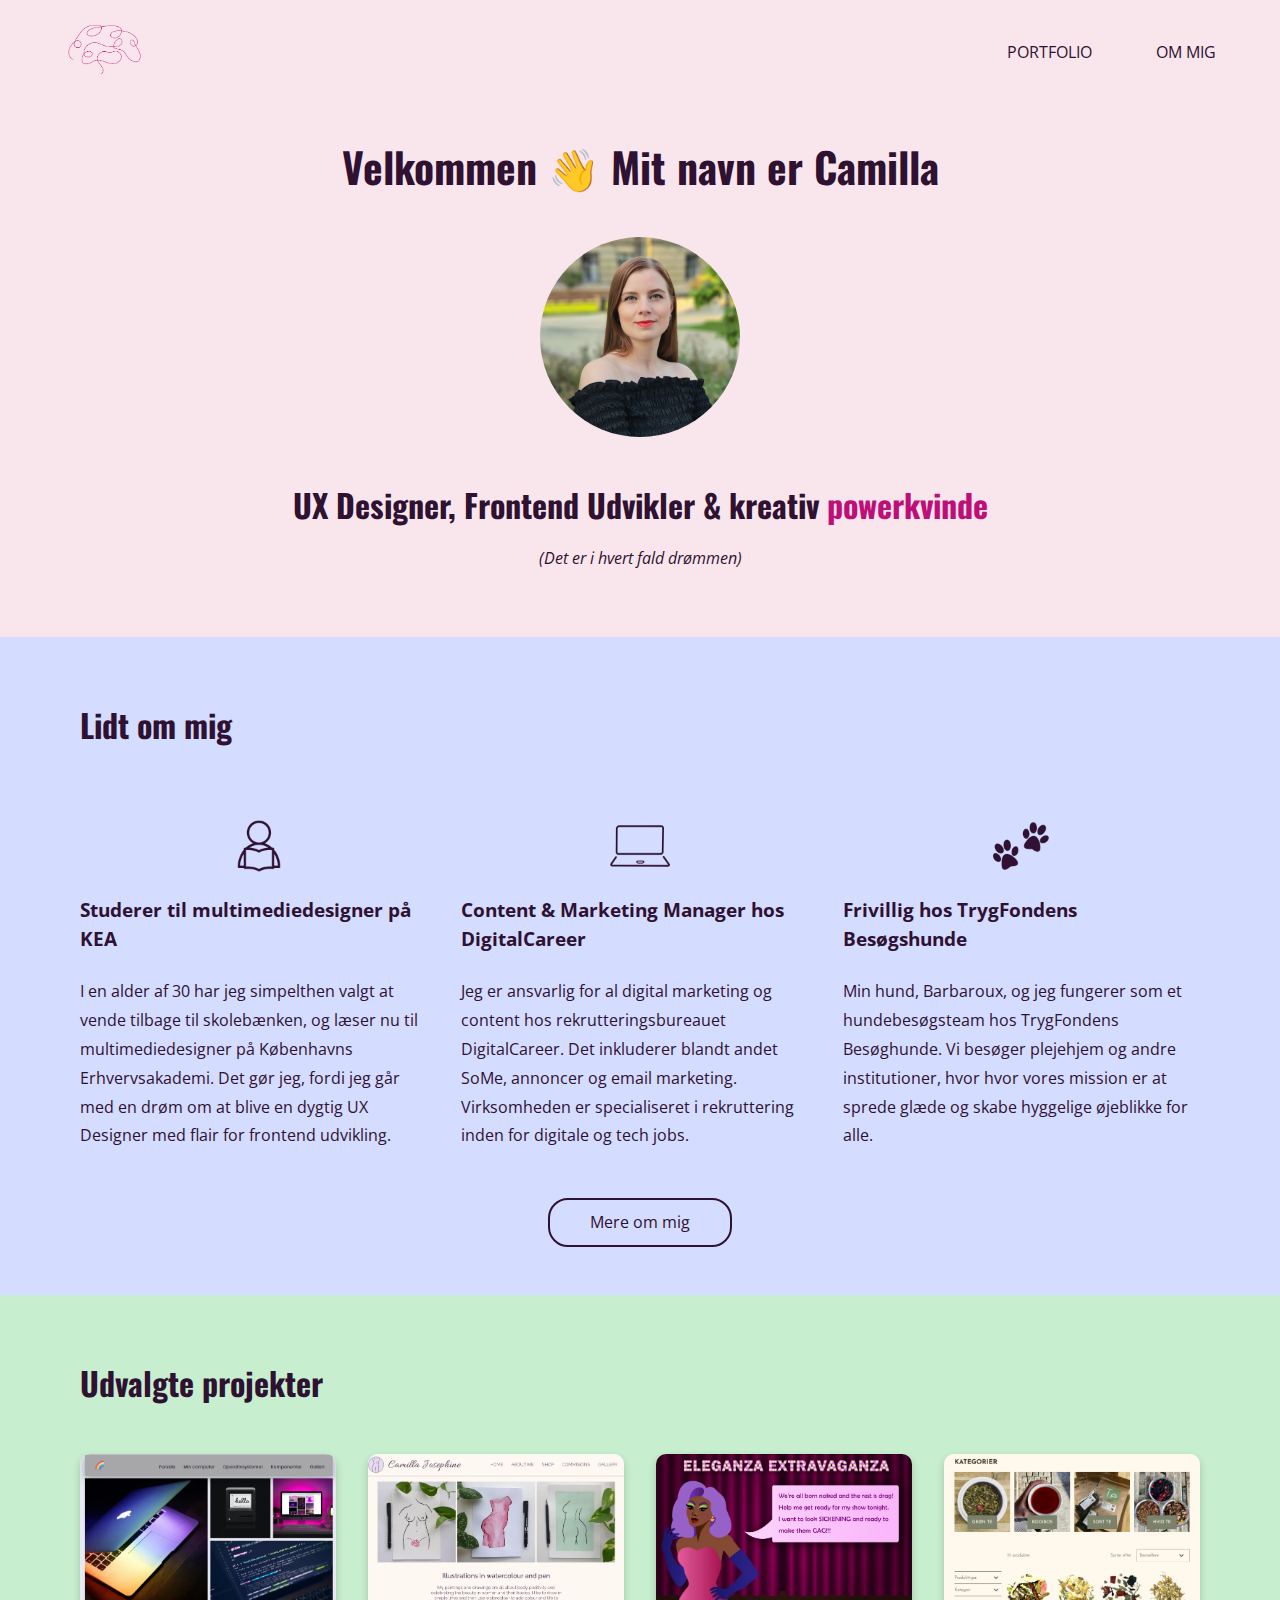
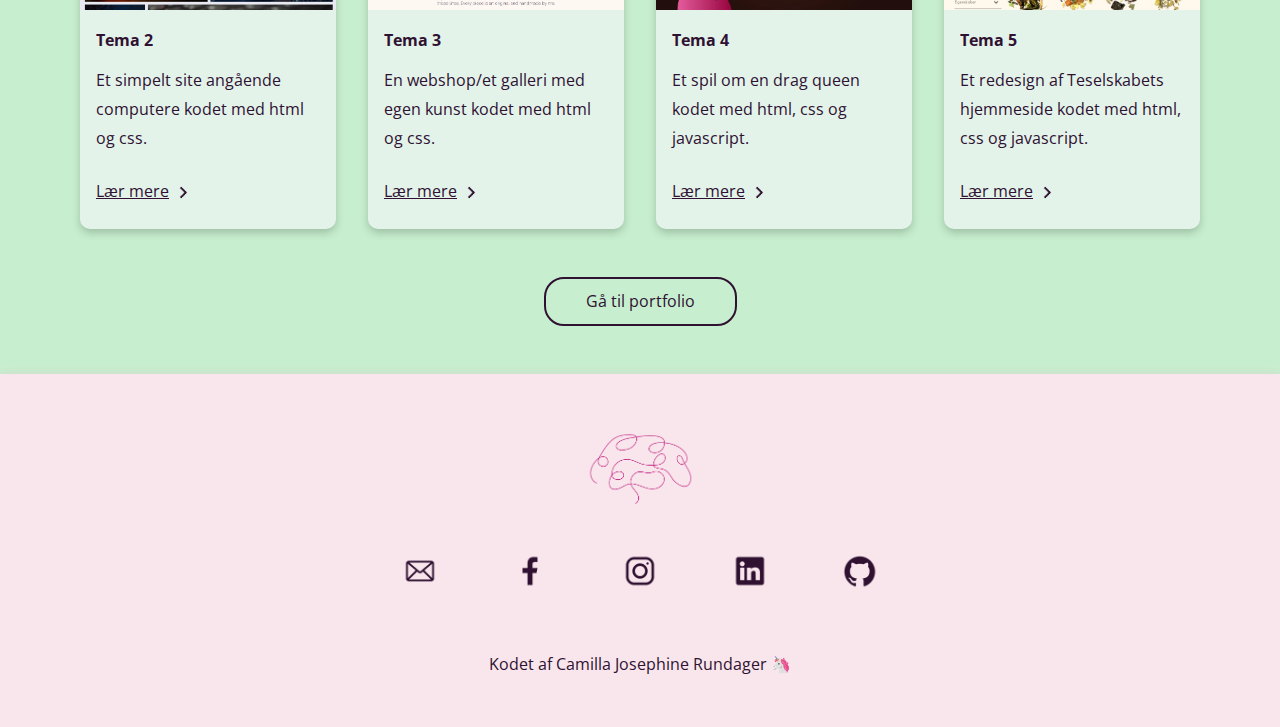
<file: index.html>
<!DOCTYPE html>
<html lang="da">

<head>
    <meta charset="UTF-8">
    <meta name="viewport" content="width=device-width, initial-scale=1.0">
    <title>Camilla Josephine Rundager | Portfolio</title>
    <link rel="stylesheet" href="style.css">
    <link href="https://fonts.googleapis.com/css2?family=Open+Sans:ital,wght@0,300;0,400;0,700;1,400;1,700&display=swap"
        rel="stylesheet">
    <link href="https://fonts.googleapis.com/css2?family=Oswald:wght@300;400;700&display=swap" rel="stylesheet">

    <link rel="apple-touch-icon" sizes="180x180" href="06_favicon/apple-touch-icon.png">
    <link rel="icon" type="image/png" sizes="32x32" href="06_favicon/favicon-32x32.png">
    <link rel="icon" type="image/png" sizes="16x16" href="06_favicon/favicon-16x16.png">
    <link rel="manifest" href="06_favicon/site.webmanifest">

    <meta name="robots" content="noindex">
</head>

<body>

    <header>
        <nav>
            <div class="menu">
                <div class="logo">
                    <a href="index.html"><img class="logo" src="grafik/logo.webp" alt=""></a>
                </div>
                <ul>

                    <li class="dropdown">
                        <a href="portfolio.html" class="dropdown_knap">Portfolio</a>
                        <div class="dropdown_indhold">
                            <a href="02_web.html">Tema 2</a>
                            <a href="03_ux.html">Tema 3</a>
                            <a href="04_animation.html">Tema 4</a>
                            <a href="05_indhold.html">Tema 5</a>
                        </div>
                    </li>
                    <li><a href="om_mig.html">Om mig</a></li>
                </ul>
            </div>
        </nav>
    </header>

    <main>
        <div class="intro">
            <h1 class="velkommen">Velkommen
                <span id="hand">👋
                </span> Mit navn er Camilla
            </h1>
            <img class="portrait" src="grafik/portrait.webp" alt="Portrait of a woman">
            <h2 class="titel">UX Designer, Frontend Udvikler & kreativ <span class="powerkvinde">powerkvinde</span></h2>
            <p class="slut_p">(Det er i hvert fald drømmen)</p>
        </div>
        <div class="lidt_container">
            <div class="farve_sektion">
                <h2 class="overskrift">Lidt om mig</h2>
                <div class="grid_3">
                    <div>
                        <img class="om_img" src="grafik/student.webp" alt="student">
                        <h3>Studerer til multimediedesigner på KEA</h3>
                        <p>I en alder af 30 har jeg simpelthen valgt at vende tilbage til skolebænken, og læser nu til
                            multimediedesigner på Københavns Erhvervsakademi. Det gør jeg, fordi jeg går med en drøm om
                            at blive en dygtig UX
                            Designer med flair for frontend udvikling. </p>
                    </div>
                    <div>
                        <img class="om_img" src="grafik/computer.webp" alt="computer">
                        <h3>Content & Marketing Manager hos DigitalCareer</h3>
                        <p>Jeg er ansvarlig for al
                            digital marketing
                            og content hos rekrutteringsbureauet
                            DigitalCareer. Det inkluderer blandt andet SoMe, annoncer og email marketing. Virksomheden
                            er specialiseret i
                            rekruttering inden for digitale og tech jobs. </p>
                    </div>
                    <div>
                        <img class="om_img" src="grafik/poter.webp" alt="paws">
                        <h3>Frivillig hos TrygFondens Besøgshunde</h3>
                        <p>Min hund, Barbaroux, og jeg fungerer som et hundebesøgsteam hos TrygFondens Besøghunde. Vi
                            besøger
                            plejehjem og andre
                            institutioner, hvor hvor vores mission er at sprede glæde og skabe hyggelige øjeblikke for
                            alle. </p>
                    </div>
                </div>
                <div class="knap_container">
                    <a href="om_mig.html" class="lilla_knap">Mere om mig</a>
                </div>
            </div>
        </div>
        <div class="projekter_container">
            <div class="farve_sektion">
                <h2 class="overskrift">Udvalgte projekter</h2>
                <div class="projekt_grid">
                    <div class="projekt_kasse">
                        <img src="grafik/tema-2.webp" alt="Tema 2">
                        <div class="kasse_tekst">
                            <p class="tema">Tema 2</p>
                            <p>Et simpelt site angående computere kodet med html og css.</p>
                            <a href="02_web.html" class="se_projekt">
                                <p class="projekt_link">Lær mere</p> <img class="arrow_right"
                                    src="grafik/arrowright.webp" alt="arrow">
                            </a>
                        </div>
                    </div>
                    <div class="projekt_kasse">
                        <img src="grafik/tema-3.webp" alt="Tema 3">
                        <div class="kasse_tekst">
                            <p class="tema">Tema 3</p>
                            <p>En webshop/et galleri med egen kunst kodet med html og css.</p>
                            <a href="03_ux.html" class="se_projekt">
                                <p class="projekt_link">Lær mere</p><img class="arrow_right"
                                    src="grafik/arrowright.webp" alt="arrow">
                            </a>
                        </div>
                    </div>
                    <div class="projekt_kasse">
                        <img src="grafik/tema-4.webp" alt="Tema 4">
                        <div class="kasse_tekst">
                            <p class="tema">Tema 4</p>
                            <p>Et spil om en drag queen kodet med html, css og javascript.</p>
                            <a href="04_animation.html" class="se_projekt">
                                <p class="projekt_link">Lær mere</p><img class="arrow_right"
                                    src="grafik/arrowright.webp" alt="arrow">
                            </a>
                        </div>
                    </div>
                    <div class="projekt_kasse">
                        <img src="grafik/tema-5.webp" alt="Tema 5">
                        <div class="kasse_tekst">
                            <p class="tema">Tema 5</p>
                            <p>Et redesign af Teselskabets hjemmeside kodet med html, css og javascript.</p>
                            <a href="05_indhold.html" class="se_projekt">
                                <p class="projekt_link">Lær mere</p><img class="arrow_right"
                                    src="grafik/arrowright.webp" alt="arrow">
                            </a>
                        </div>
                    </div>
                </div>
                <div class="knap_container">
                    <a href="portfolio.html" class="green_knap">Gå til portfolio</a>
                </div>
            </div>
        </div>

    </main>

    <footer>
        <img class="footer_logo" src="grafik/logo.webp" alt="logo">
        <div class="footer">
            <a href="mailto:caru0001@stud.kea.dk"><img src="grafik/mail.webp" alt="mail"></a>
            <a href="https://www.facebook.com/camilla.rundager/" target="_blank"><img src="grafik/facebook.webp"
                    alt="facebook"></a>
            <a href="https://www.instagram.com/c_rundager/" target="_blank"><img src="grafik/instagram.webp"
                    alt="instagram"></a>
            <a href="https://www.linkedin.com/in/camillarundager" target="_blank"><img src="grafik/linkedin.webp"
                    alt="linkedin"></a>
            <a href="https://github.com/caru0001" target="_blank"><img src="grafik/github.webp" alt="github"></a>

        </div>
        <p class="kodet_af">Kodet af Camilla Josephine Rundager 🦄</p>
    </footer>

    <script src="script.js"></script>
</body>

</html>
</file>
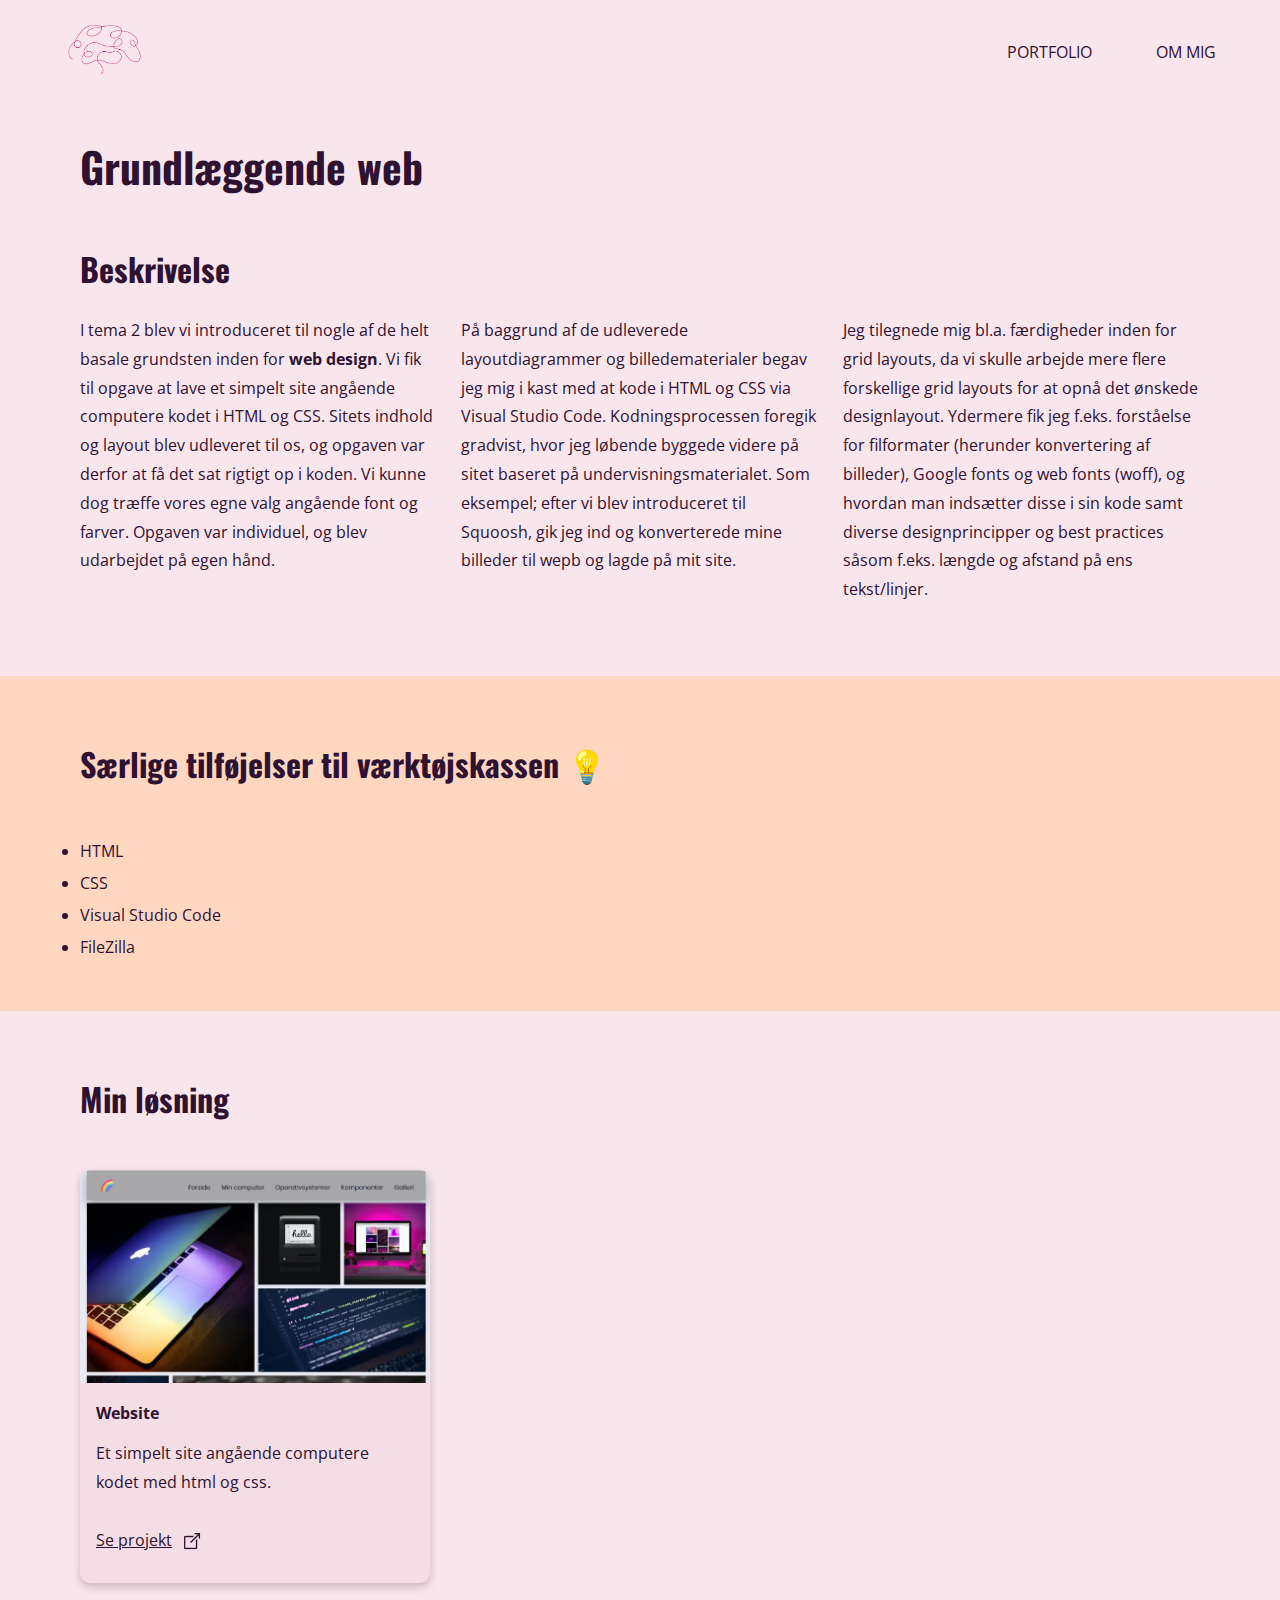
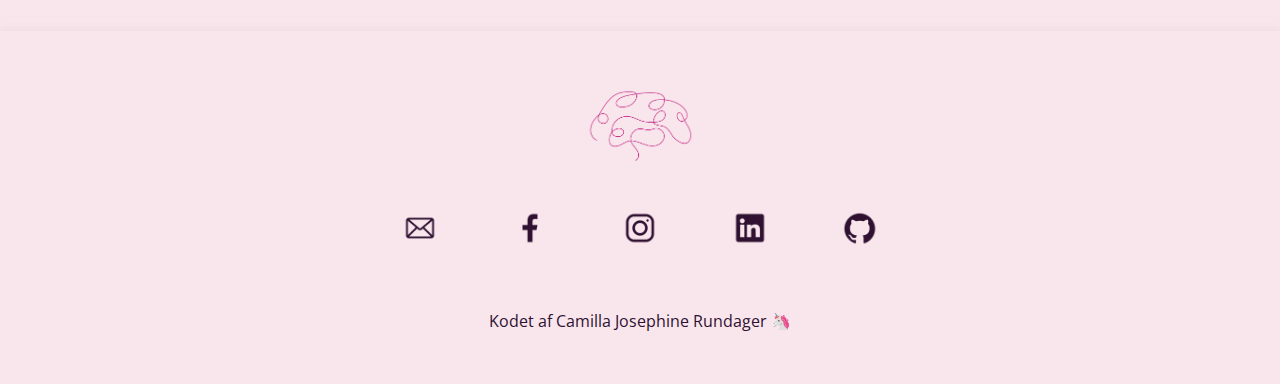
<file: 02_web.html>
<!DOCTYPE html>
<html lang="da">

<head>
    <meta charset="UTF-8">
    <meta name="viewport" content="width=device-width, initial-scale=1.0">
    <title>Camilla Josephine Rundager | Portfolio</title>
    <link rel="stylesheet" href="style.css">
    <link href="https://fonts.googleapis.com/css2?family=Open+Sans:ital,wght@0,300;0,400;0,700;1,400;1,700&display=swap"
        rel="stylesheet">
    <link href="https://fonts.googleapis.com/css2?family=Oswald:wght@300;400;700&display=swap" rel="stylesheet">

    <link rel="apple-touch-icon" sizes="180x180" href="06_favicon/apple-touch-icon.png">
    <link rel="icon" type="image/png" sizes="32x32" href="06_favicon/favicon-32x32.png">
    <link rel="icon" type="image/png" sizes="16x16" href="06_favicon/favicon-16x16.png">
    <link rel="manifest" href="06_favicon/site.webmanifest">

    <meta name="robots" content="noindex">
</head>

<body>

    <header>
        <nav>
            <div class="menu">
                <div class="logo">
                    <a href="index.html"><img class="logo" src="grafik/logo.webp" alt=""></a>
                </div>
                <ul>

                    <li class="dropdown">
                        <a href="portfolio.html" class="dropdown_knap">Portfolio</a>
                        <div class="dropdown_indhold">
                            <a href="02_web.html">Tema 2</a>
                            <a href="03_ux.html">Tema 3</a>
                            <a href="04_animation.html">Tema 4</a>
                            <a href="05_indhold.html">Tema 5</a>
                        </div>
                    </li>
                    <li><a href="om_mig.html">Om mig</a></li>
                </ul>
            </div>
        </nav>
    </header>

    <main>
        <div class="farve_sektion">
            <h1 class="overskrift2">Grundlæggende web</h1>
            <h2>Beskrivelse</h2>
            <div class="opg_container">
                <div class="grid_3">
                    <div>
                        <p>I tema 2 blev vi introduceret til nogle af de helt basale grundsten inden for <strong>web
                                design</strong>. Vi
                            fik til opgave at lave et simpelt site angående computere kodet i HTML og CSS. Sitets
                            indhold og layout blev
                            udleveret
                            til os, og opgaven var derfor at få det sat rigtigt op i koden. Vi kunne dog træffe vores
                            egne valg angående font og farver. Opgaven var individuel, og blev udarbejdet på egen hånd.
                        </p>
                    </div>
                    <div>
                        <p>På baggrund af de udleverede layoutdiagrammer og billedematerialer begav jeg mig i kast med
                            at
                            kode i HTML og CSS via Visual Studio Code.
                            Kodningsprocessen foregik gradvist, hvor jeg
                            løbende byggede videre på sitet baseret på undervisningsmaterialet. Som eksempel; efter vi
                            blev introduceret til Squoosh, gik jeg ind og konverterede mine billeder til wepb og lagde
                            på mit site.</p>
                    </div>
                    <div>
                        <p>Jeg tilegnede mig bl.a. færdigheder inden for grid layouts, da vi skulle
                            arbejde mere flere
                            forskellige grid layouts for at opnå det ønskede designlayout. Ydermere fik jeg f.eks.
                            forståelse for filformater (herunder konvertering af billeder), Google fonts og web fonts
                            (woff), og hvordan man indsætter disse i sin kode samt diverse designprincipper og best
                            practices såsom f.eks. længde og afstand på
                            ens tekst/linjer.</p>
                    </div>
                </div>
            </div>
        </div>
        <div class="kompetencer">
            <div class="farve_sektion">
                <h2 class="overskrift">Særlige tilføjelser til værktøjskassen 💡</h2>
                <ul class="list_items">
                    <li>HTML</li>
                    <li>CSS</li>
                    <li>Visual Studio Code</li>
                    <li>FileZilla</li>
                </ul>
            </div>
        </div>
        <div class="farve_sektion">
            <h2 class="overskrift">Min løsning</h2>
            <div class="projekt_kasse2">
                <img src="grafik/tema-2.webp" alt="Tema 2">
                <div class="kasse_tekst">
                    <p class="tema">Website</p>
                    <p>Et simpelt site angående computere kodet med html og css.</p>
                    <a href="https://camillacodes.dk/kea/02_web/01_website/website/index.html" target="_blank"
                        class="se_projekt2">
                        <p class="projekt_link">Se projekt</p> <img class="external_link" src="grafik/externallink.webp"
                            alt="arrow">
                    </a>
                </div>
            </div>
        </div>
    </main>

    <footer>
        <img class="footer_logo" src="grafik/logo.webp" alt="logo">
        <div class="footer">
            <a href="mailto:caru0001@stud.kea.dk"><img src="grafik/mail.webp" alt="mail"></a>
            <a href="https://www.facebook.com/camilla.rundager/" target="_blank"><img src="grafik/facebook.webp"
                    alt="facebook"></a>
            <a href="https://www.instagram.com/c_rundager/" target="_blank"><img src="grafik/instagram.webp"
                    alt="instagram"></a>
            <a href="https://www.linkedin.com/in/camillarundager" target="_blank"><img src="grafik/linkedin.webp"
                    alt="linkedin"></a>
            <a href="https://github.com/caru0001" target="_blank"><img src="grafik/github.webp" alt="github"></a>

        </div>
        <p class="kodet_af">Kodet af Camilla Josephine Rundager 🦄</p>
    </footer>
</body>

</html>
</file>
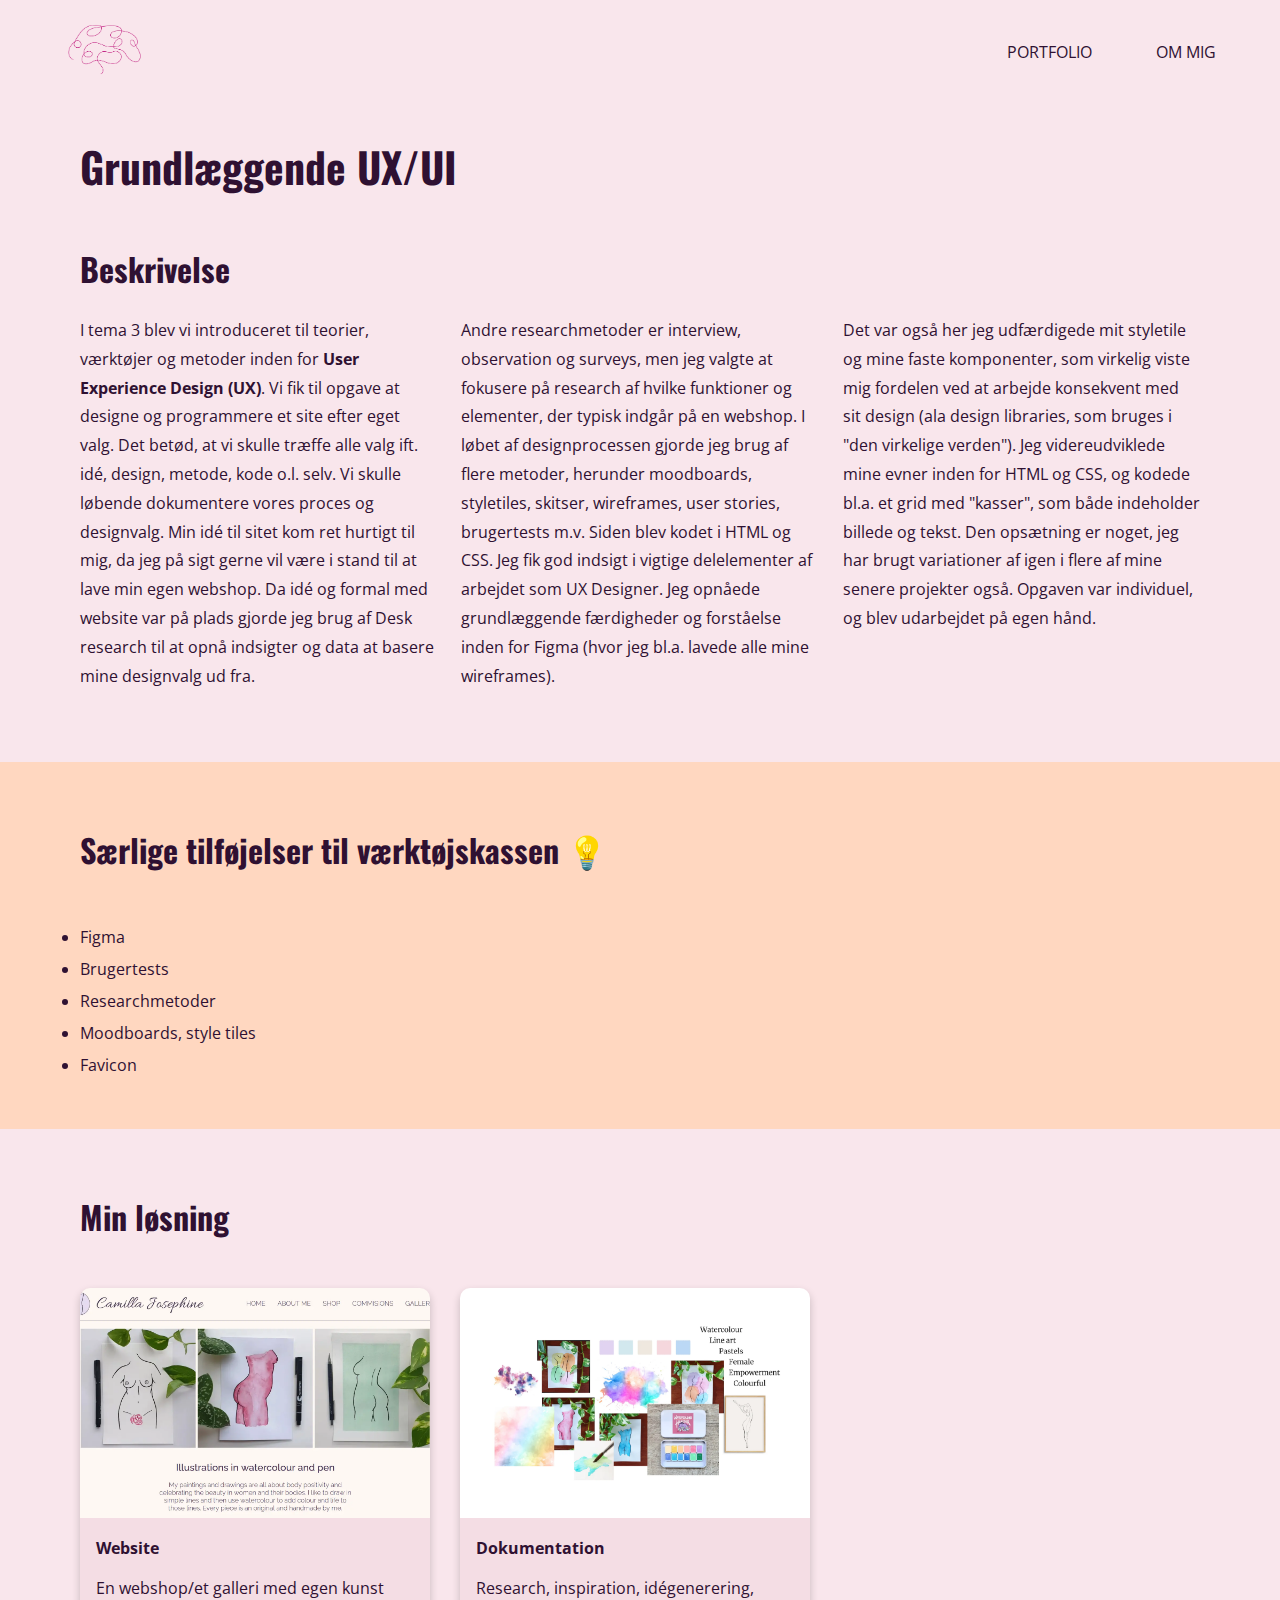
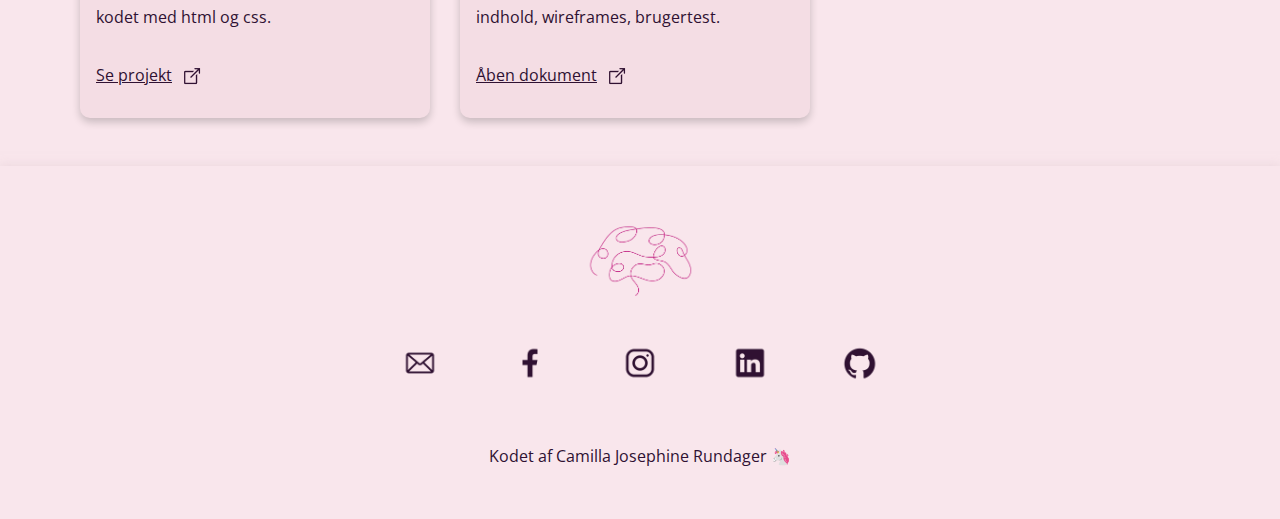
<file: 03_ux.html>
<!DOCTYPE html>
<html lang="da">

<head>
    <meta charset="UTF-8">
    <meta name="viewport" content="width=device-width, initial-scale=1.0">
    <title>Camilla Josephine Rundager | Portfolio</title>
    <link rel="stylesheet" href="style.css">
    <link href="https://fonts.googleapis.com/css2?family=Open+Sans:ital,wght@0,300;0,400;0,700;1,400;1,700&display=swap"
        rel="stylesheet">
    <link href="https://fonts.googleapis.com/css2?family=Oswald:wght@300;400;700&display=swap" rel="stylesheet">

    <link rel="apple-touch-icon" sizes="180x180" href="06_favicon/apple-touch-icon.png">
    <link rel="icon" type="image/png" sizes="32x32" href="06_favicon/favicon-32x32.png">
    <link rel="icon" type="image/png" sizes="16x16" href="06_favicon/favicon-16x16.png">
    <link rel="manifest" href="06_favicon/site.webmanifest">

    <meta name="robots" content="noindex">
</head>

<body>

    <header>
        <nav>
            <div class="menu">
                <div class="logo">
                    <a href="index.html"><img class="logo" src="grafik/logo.webp" alt=""></a>
                </div>
                <ul>

                    <li class="dropdown">
                        <a href="portfolio.html" class="dropdown_knap">Portfolio</a>
                        <div class="dropdown_indhold">
                            <a href="02_web.html">Tema 2</a>
                            <a href="03_ux.html">Tema 3</a>
                            <a href="04_animation.html">Tema 4</a>
                            <a href="05_indhold.html">Tema 5</a>
                        </div>
                    </li>
                    <li><a href="om_mig.html">Om mig</a></li>
                </ul>
            </div>
        </nav>
    </header>

    <main>
        <div class="farve_sektion">
            <h1 class="overskrift2">Grundlæggende UX/UI</h1>
            <h2>Beskrivelse</h2>
            <div class="opg_container">
                <div class="grid_3">
                    <div>
                        <p>I tema 3 blev vi introduceret til teorier, værktøjer og metoder inden for <strong>User
                                Experience Design (UX)</strong>. Vi fik til opgave at designe og programmere et site
                            efter eget valg. Det betød, at vi skulle træffe alle valg ift. idé, design, metode, kode
                            o.l.
                            selv. Vi skulle løbende dokumentere vores proces og designvalg. Min idé til sitet kom ret
                            hurtigt til mig, da jeg på sigt
                            gerne vil være i stand til at lave min egen
                            webshop. Da idé og formal med website var på plads gjorde jeg brug af Desk research til at
                            opnå indsigter og
                            data at basere mine designvalg ud fra.</p>
                    </div>
                    <div>
                        <p> Andre
                            researchmetoder er interview, observation og surveys, men jeg valgte at fokusere på
                            research af hvilke funktioner og elementer, der typisk indgår på en webshop. I løbet af
                            designprocessen gjorde jeg brug af flere metoder, herunder moodboards, styletiles, skitser,
                            wireframes, user stories, brugertests m.v. Siden blev kodet i HTML og CSS. Jeg fik god
                            indsigt i vigtige delelementer af arbejdet som UX Designer. Jeg opnåede
                            grundlæggende færdigheder og forståelse inden for Figma (hvor jeg bl.a. lavede alle mine
                            wireframes). </p>
                    </div>
                    <div>
                        <p>Det var også her jeg udfærdigede mit styletile og mine faste komponenter, som
                            virkelig viste mig fordelen
                            ved at arbejde konsekvent med sit design (ala design libraries, som bruges i "den virkelige
                            verden"). Jeg videreudviklede mine evner inden for HTML og CSS, og kodede bl.a. et grid med
                            "kasser", som både indeholder billede og tekst. Den opsætning er noget, jeg har brugt
                            variationer af igen i flere af mine senere
                            projekter også. Opgaven var individuel, og
                            blev udarbejdet på egen hånd.</p>
                    </div>
                </div>
            </div>
        </div>
        <div class="kompetencer">
            <div class="farve_sektion">
                <h2 class="overskrift">Særlige tilføjelser til værktøjskassen 💡</h2>
                <ul class="list_items">
                    <li>Figma</li>
                    <li>Brugertests</li>
                    <li>Researchmetoder</li>
                    <li>Moodboards, style tiles</li>
                    <li>Favicon</li>
                </ul>
            </div>
        </div>
        <div class="farve_sektion">
            <h2 class="overskrift">Min løsning</h2>
            <div class="opg_grid">
                <div class="projekt_kasse2">
                    <img class="opg_img" src="grafik/tema-3.webp" alt="Tema 4">
                    <div class="kasse_tekst">
                        <p class="tema">Website</p>
                        <p>En webshop/et galleri med egen kunst kodet med html og css.</p>
                        <a href="https://camillacodes.dk/kea/03_ux/03_kodet_site/index.html" target="_blank"
                            class="se_projekt2">
                            <p class="projekt_link">Se projekt</p><img class="external_link"
                                src="grafik/externallink.webp" alt="arrow">
                        </a>
                    </div>
                </div>
                <div class="projekt_kasse2">
                    <img class="opg_img" src="grafik/Moodboard_website.webp" alt="Tema 4">
                    <div class="kasse_tekst">
                        <p class="tema">Dokumentation</p>
                        <p>Research, inspiration, idégenerering, indhold, wireframes, brugertest.</p>
                        <a href="dokumenter/030301_research_og_ide_camillajosephinerundager.pdf" target="_blank"
                            class="se_projekt2">
                            <p class="projekt_link">Åben dokument</p><img class="external_link"
                                src="grafik/externallink.webp" alt="arrow">
                        </a>
                    </div>
                </div>
            </div>
        </div>
    </main>

    <footer>
        <img class="footer_logo" src="grafik/logo.webp" alt="logo">
        <div class="footer">
            <a href="mailto:caru0001@stud.kea.dk"><img src="grafik/mail.webp" alt="mail"></a>
            <a href="https://www.facebook.com/camilla.rundager/" target="_blank"><img src="grafik/facebook.webp"
                    alt="facebook"></a>
            <a href="https://www.instagram.com/c_rundager/" target="_blank"><img src="grafik/instagram.webp"
                    alt="instagram"></a>
            <a href="https://www.linkedin.com/in/camillarundager" target="_blank"><img src="grafik/linkedin.webp"
                    alt="linkedin"></a>
            <a href="https://github.com/caru0001" target="_blank"><img src="grafik/github.webp" alt="github"></a>

        </div>
        <p class="kodet_af">Kodet af Camilla Josephine Rundager 🦄</p>
    </footer>
</body>

</html>
</file>
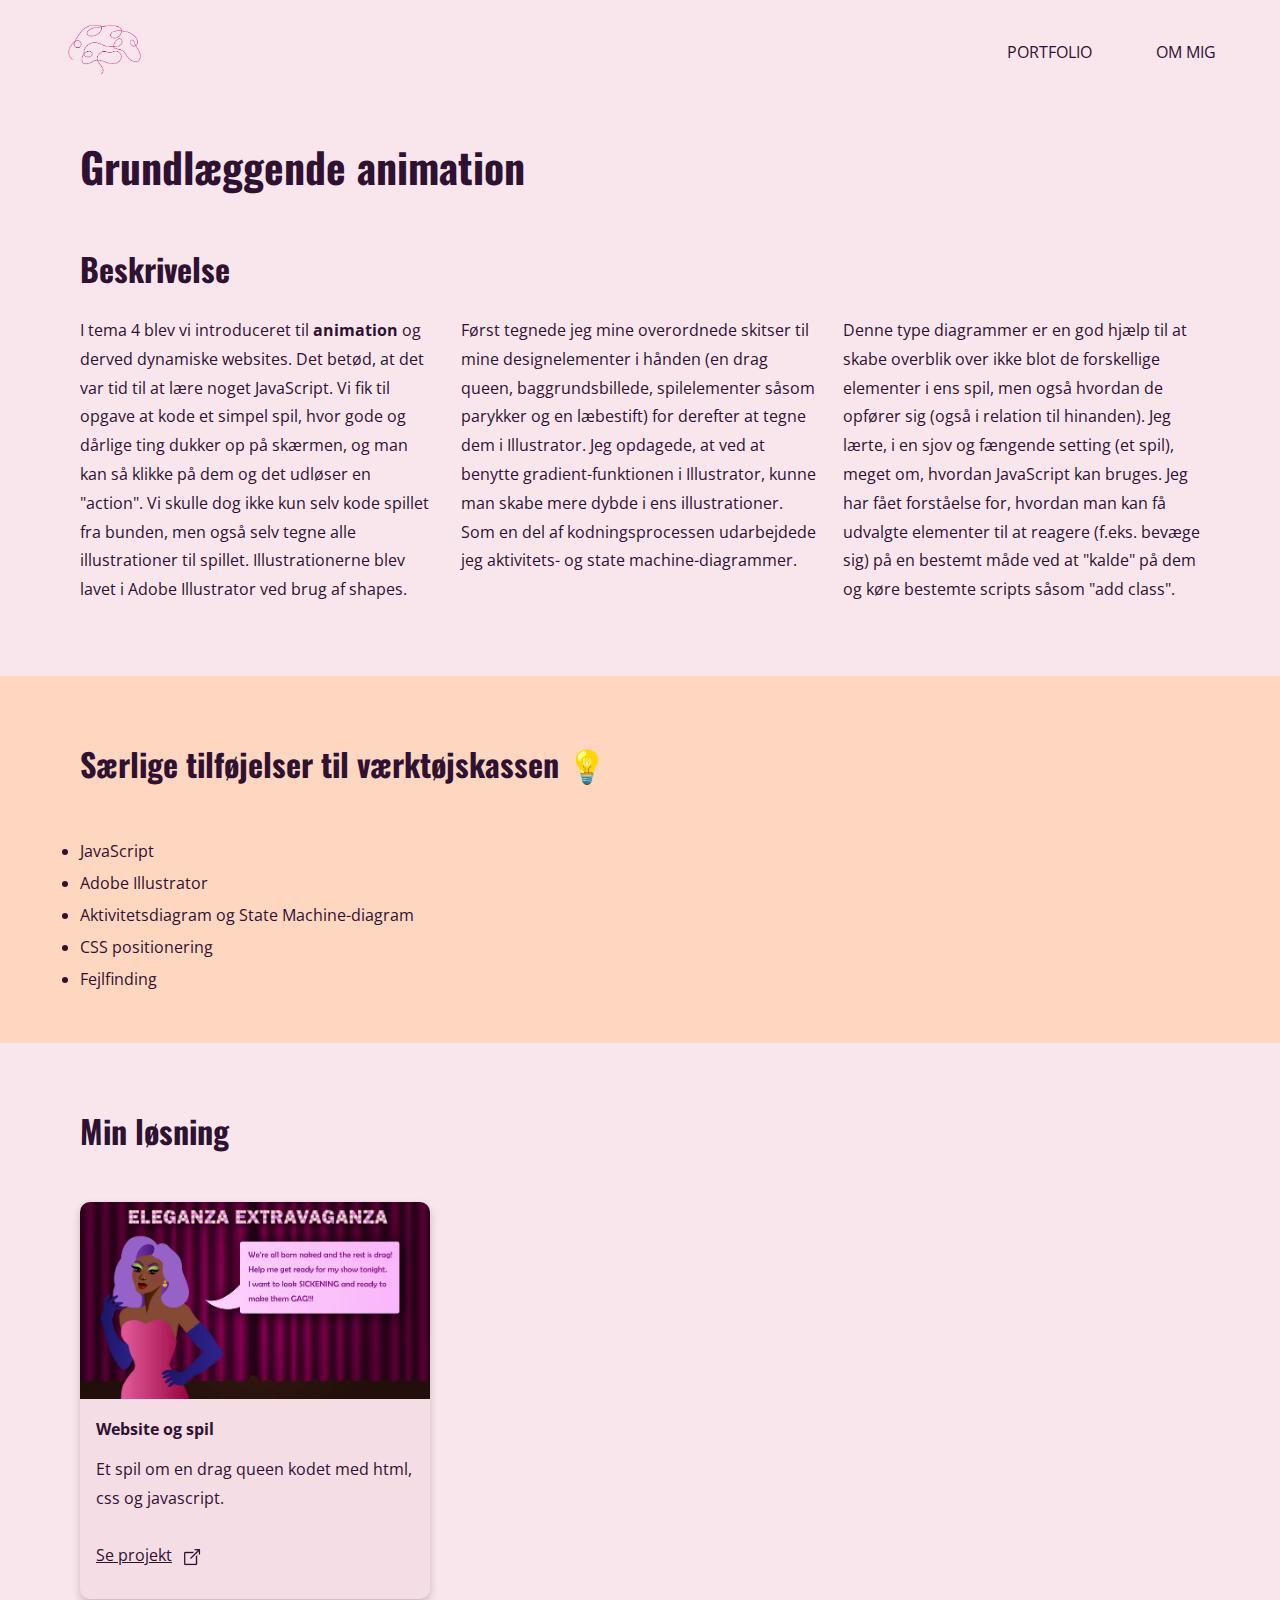
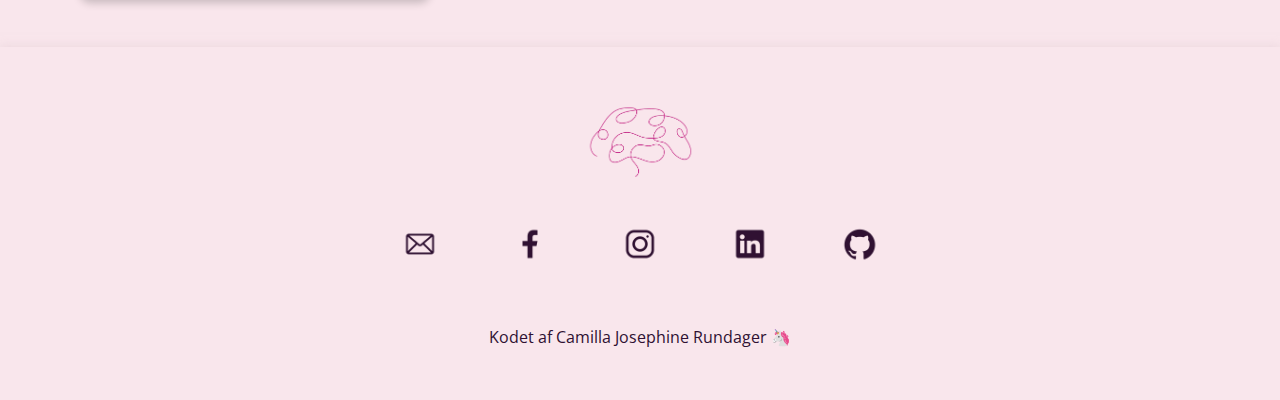
<file: 04_animation.html>
<!DOCTYPE html>
<html lang="da">

<head>
    <meta charset="UTF-8">
    <meta name="viewport" content="width=device-width, initial-scale=1.0">
    <title>Camilla Josephine Rundager | Portfolio</title>
    <link rel="stylesheet" href="style.css">
    <link href="https://fonts.googleapis.com/css2?family=Open+Sans:ital,wght@0,300;0,400;0,700;1,400;1,700&display=swap"
        rel="stylesheet">
    <link href="https://fonts.googleapis.com/css2?family=Oswald:wght@300;400;700&display=swap" rel="stylesheet">

    <link rel="apple-touch-icon" sizes="180x180" href="06_favicon/apple-touch-icon.png">
    <link rel="icon" type="image/png" sizes="32x32" href="06_favicon/favicon-32x32.png">
    <link rel="icon" type="image/png" sizes="16x16" href="06_favicon/favicon-16x16.png">
    <link rel="manifest" href="06_favicon/site.webmanifest">

    <meta name="robots" content="noindex">
</head>

<body>

    <header>
        <nav>
            <div class="menu">
                <div class="logo">
                    <a href="index.html"><img class="logo" src="grafik/logo.webp" alt=""></a>
                </div>
                <ul>

                    <li class="dropdown">
                        <a href="portfolio.html" class="dropdown_knap">Portfolio</a>
                        <div class="dropdown_indhold">
                            <a href="02_web.html">Tema 2</a>
                            <a href="03_ux.html">Tema 3</a>
                            <a href="04_animation.html">Tema 4</a>
                            <a href="05_indhold.html">Tema 5</a>
                        </div>
                    </li>
                    <li><a href="om_mig.html">Om mig</a></li>
                </ul>
            </div>
        </nav>
    </header>

    <main>
        <div class="farve_sektion">
            <h1 class="overskrift2">Grundlæggende animation</h1>
            <h2>Beskrivelse</h2>
            <div class="opg_container">
                <div class="grid_3">
                    <div>
                        <p>I tema 4 blev vi introduceret til <strong>animation</strong> og derved dynamiske websites.
                            Det betød, at det
                            var tid til at lære noget JavaScript. Vi fik til opgave at kode et simpel spil, hvor gode og
                            dårlige ting dukker op på skærmen, og man kan så klikke på dem og det udløser en "action".
                            Vi skulle dog ikke kun selv kode spillet fra bunden, men også selv tegne alle illustrationer
                            til spillet. Illustrationerne blev lavet i Adobe Illustrator ved brug af shapes.</p>
                    </div>
                    <div>
                        <p> Først tegnede jeg
                            mine overordnede skitser til mine designelementer i hånden (en drag queen, baggrundsbillede,
                            spilelementer
                            såsom parykker og en læbestift) for derefter at tegne dem i Illustrator. Jeg opdagede, at
                            ved at benytte gradient-funktionen i
                            Illustrator, kunne man skabe mere dybde i ens illustrationer. Som en del af
                            kodningsprocessen udarbejdede jeg aktivitets- og state machine-diagrammer.</p>
                    </div>
                    <div>
                        <p>Denne type
                            diagrammer er en god hjælp til at skabe overblik over ikke blot de forskellige elementer i
                            ens spil, men også hvordan de opfører sig (også i relation til hinanden). Jeg lærte, i en
                            sjov og fængende setting (et spil), meget
                            om, hvordan JavaScript kan bruges. Jeg har fået forståelse for,
                            hvordan man kan få udvalgte elementer til at reagere (f.eks. bevæge sig) på en bestemt måde
                            ved at "kalde" på dem og køre bestemte scripts såsom "add class".</p>
                    </div>
                </div>
            </div>
        </div>
        <div class="kompetencer">
            <div class="farve_sektion">
                <h2 class="overskrift">Særlige tilføjelser til værktøjskassen 💡</h2>
                <ul class="list_items">
                    <li>JavaScript</li>
                    <li>Adobe Illustrator</li>
                    <li>Aktivitetsdiagram og State Machine-diagram</li>
                    <li>CSS positionering</li>
                    <li>Fejlfinding</li>
                </ul>
            </div>
        </div>
        <div class="farve_sektion">
            <h2 class="overskrift">Min løsning</h2>
            <div class="projekt_kasse2">
                <img src="grafik/tema-4.webp" alt="Tema 4">
                <div class="kasse_tekst">
                    <p class="tema">Website og spil</p>
                    <p>Et spil om en drag queen kodet med html, css og javascript.</p>
                    <a href="https://camillacodes.dk/kea/04_animation/website/index.html" target="_blank"
                        class="se_projekt2">
                        <p class="projekt_link">Se projekt</p> <img class="external_link" src="grafik/externallink.webp"
                            alt="arrow">
                    </a>
                </div>
            </div>
        </div>
    </main>

    <footer>
        <img class="footer_logo" src="grafik/logo.webp" alt="logo">
        <div class="footer">
            <a href="mailto:caru0001@stud.kea.dk"><img src="grafik/mail.webp" alt="mail"></a>
            <a href="https://www.facebook.com/camilla.rundager/" target="_blank"><img src="grafik/facebook.webp"
                    alt="facebook"></a>
            <a href="https://www.instagram.com/c_rundager/" target="_blank"><img src="grafik/instagram.webp"
                    alt="instagram"></a>
            <a href="https://www.linkedin.com/in/camillarundager" target="_blank"><img src="grafik/linkedin.webp"
                    alt="linkedin"></a>
            <a href="https://github.com/caru0001" target="_blank"><img src="grafik/github.webp" alt="github"></a>

        </div>
        <p class="kodet_af">Kodet af Camilla Josephine Rundager 🦄</p>
    </footer>
</body>

</html>
</file>
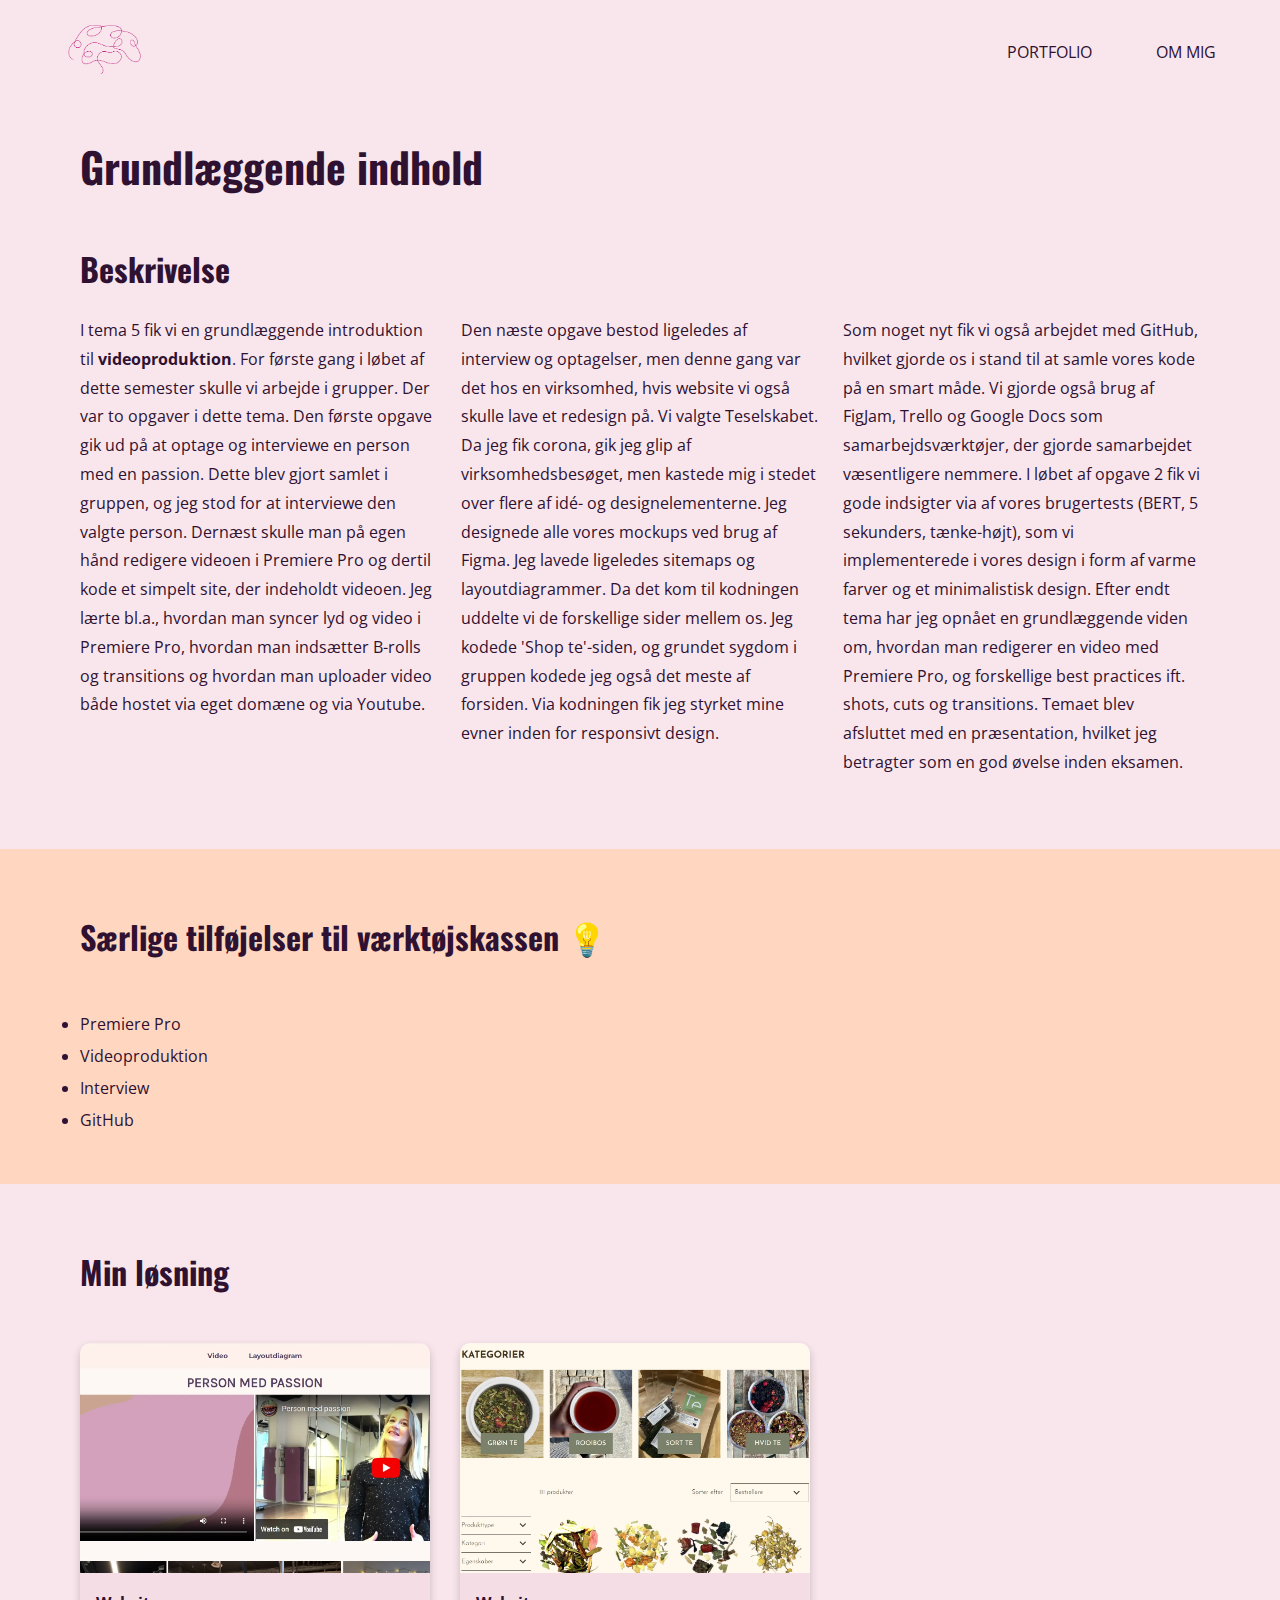
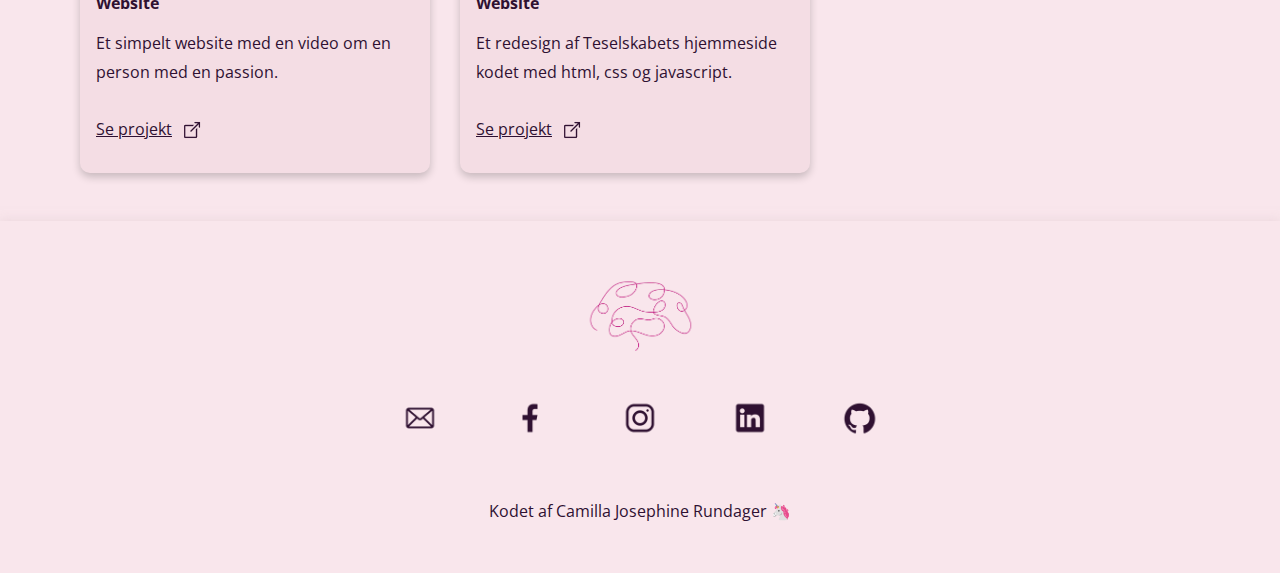
<file: 05_indhold.html>
<!DOCTYPE html>
<html lang="da">

<head>
    <meta charset="UTF-8">
    <meta name="viewport" content="width=device-width, initial-scale=1.0">
    <title>Camilla Josephine Rundager | Portfolio</title>
    <link rel="stylesheet" href="style.css">
    <link href="https://fonts.googleapis.com/css2?family=Open+Sans:ital,wght@0,300;0,400;0,700;1,400;1,700&display=swap"
        rel="stylesheet">
    <link href="https://fonts.googleapis.com/css2?family=Oswald:wght@300;400;700&display=swap" rel="stylesheet">

    <link rel="apple-touch-icon" sizes="180x180" href="06_favicon/apple-touch-icon.png">
    <link rel="icon" type="image/png" sizes="32x32" href="06_favicon/favicon-32x32.png">
    <link rel="icon" type="image/png" sizes="16x16" href="06_favicon/favicon-16x16.png">
    <link rel="manifest" href="06_favicon/site.webmanifest">

    <meta name="robots" content="noindex">
</head>

<body>

    <header>
        <nav>
            <div class="menu">
                <div class="logo">
                    <a href="index.html"><img class="logo" src="grafik/logo.webp" alt=""></a>
                </div>
                <ul>

                    <li class="dropdown">
                        <a href="portfolio.html" class="dropdown_knap">Portfolio</a>
                        <div class="dropdown_indhold">
                            <a href="02_web.html">Tema 2</a>
                            <a href="03_ux.html">Tema 3</a>
                            <a href="04_animation.html">Tema 4</a>
                            <a href="05_indhold.html">Tema 5</a>
                        </div>
                    </li>
                    <li><a href="om_mig.html">Om mig</a></li>
                </ul>
            </div>
        </nav>
    </header>

    <main>
        <div class="farve_sektion">
            <h1 class="overskrift2">Grundlæggende indhold</h1>
            <h2>Beskrivelse</h2>
            <div class="opg_container">
                <div class="grid_3">
                    <div>
                        <p>I tema 5 fik vi en grundlæggende introduktion til <strong>videoproduktion</strong>. For
                            første gang i løbet af dette semester skulle vi arbejde i grupper. Der var to opgaver i
                            dette
                            tema. Den første opgave gik ud på at optage og interviewe en person med en passion. Dette
                            blev gjort samlet i gruppen, og jeg stod for at interviewe den valgte person. Dernæst skulle
                            man på egen hånd redigere videoen i Premiere Pro og dertil kode et simpelt site, der
                            indeholdt videoen. Jeg lærte bl.a., hvordan man syncer lyd og video i Premiere Pro, hvordan
                            man indsætter B-rolls og transitions og hvordan man uploader video både hostet via eget
                            domæne og via Youtube.</p>
                    </div>
                    <div>
                        <p> Den næste opgave bestod ligeledes af interview og optagelser, men
                            denne gang var det hos en virksomhed, hvis website vi også skulle lave et redesign på. Vi
                            valgte Teselskabet. Da jeg fik corona, gik jeg glip af virksomhedsbesøget, men kastede mig i
                            stedet over flere af idé- og designelementerne. Jeg designede alle vores mockups ved brug af
                            Figma. Jeg lavede ligeledes sitemaps og layoutdiagrammer. Da det kom til kodningen uddelte
                            vi de forskellige sider mellem os. Jeg kodede 'Shop te'-siden, og grundet sygdom i gruppen
                            kodede jeg også det meste af forsiden. Via kodningen fik jeg styrket mine evner inden for
                            responsivt
                            design.</p>
                    </div>
                    <div>
                        <p> Som noget nyt fik vi også arbejdet med GitHub, hvilket gjorde os i stand til at samle vores
                            kode på en smart måde. Vi gjorde også brug af FigJam, Trello og Google Docs som
                            samarbejdsværktøjer, der gjorde samarbejdet væsentligere nemmere. I løbet af opgave 2 fik vi
                            gode indsigter via af vores
                            brugertests (BERT, 5 sekunders, tænke-højt), som vi implementerede i vores design i form af
                            varme farver og et minimalistisk design. Efter endt
                            tema har jeg opnået en grundlæggende viden om, hvordan man redigerer en video med Premiere
                            Pro, og forskellige best practices ift. shots, cuts og transitions. Temaet blev afsluttet
                            med en præsentation, hvilket jeg betragter som en god øvelse
                            inden eksamen.</p>
                    </div>
                </div>
            </div>
        </div>
        <div class="kompetencer">
            <div class="farve_sektion">
                <h2 class="overskrift">Særlige tilføjelser til værktøjskassen 💡</h2>
                <ul class="list_items">
                    <li>Premiere Pro</li>
                    <li>Videoproduktion</li>
                    <li>Interview</li>
                    <li>GitHub</li>
                </ul>
            </div>
        </div>
        <div class="farve_sektion">
            <h2 class="overskrift">Min løsning</h2>
            <div class="opg_grid">
                <div class="projekt_kasse2">
                    <img class="opg_img" src="grafik/videosite.webp" alt="Tema 5">
                    <div class="kasse_tekst">
                        <p class="tema">Website</p>
                        <p>Et simpelt website med en video om en person med en passion.</p>
                        <a href="https://camillacodes.dk/kea/05_indhold/videosite/index.html" target="_blank"
                            class="se_projekt2">
                            <p class="projekt_link">Se projekt</p><img class="external_link"
                                src="grafik/externallink.webp" alt="arrow">
                        </a>
                    </div>
                </div>
                <div class="projekt_kasse2">
                    <img class="opg_img" src="grafik/tema-5.webp" alt="Tema 5">
                    <div class="kasse_tekst">
                        <p class="tema">Website</p>
                        <p>Et redesign af Teselskabets hjemmeside kodet med html, css og javascript.</p>
                        <a href="https://resilient-lokum-3c0695.netlify.app/" target="_blank" class="se_projekt2">
                            <p class="projekt_link">Se projekt</p><img class="external_link"
                                src="grafik/externallink.webp" alt="arrow">
                        </a>
                    </div>
                </div>
            </div>
        </div>
    </main>

    <footer>
        <img class="footer_logo" src="grafik/logo.webp" alt="logo">
        <div class="footer">
            <a href="mailto:caru0001@stud.kea.dk"><img src="grafik/mail.webp" alt="mail"></a>
            <a href="https://www.facebook.com/camilla.rundager/" target="_blank"><img src="grafik/facebook.webp"
                    alt="facebook"></a>
            <a href="https://www.instagram.com/c_rundager/" target="_blank"><img src="grafik/instagram.webp"
                    alt="instagram"></a>
            <a href="https://www.linkedin.com/in/camillarundager" target="_blank"><img src="grafik/linkedin.webp"
                    alt="linkedin"></a>
            <a href="https://github.com/caru0001" target="_blank"><img src="grafik/github.webp" alt="github"></a>

        </div>
        <p class="kodet_af">Kodet af Camilla Josephine Rundager 🦄</p>
    </footer>
</body>

</html>
</file>
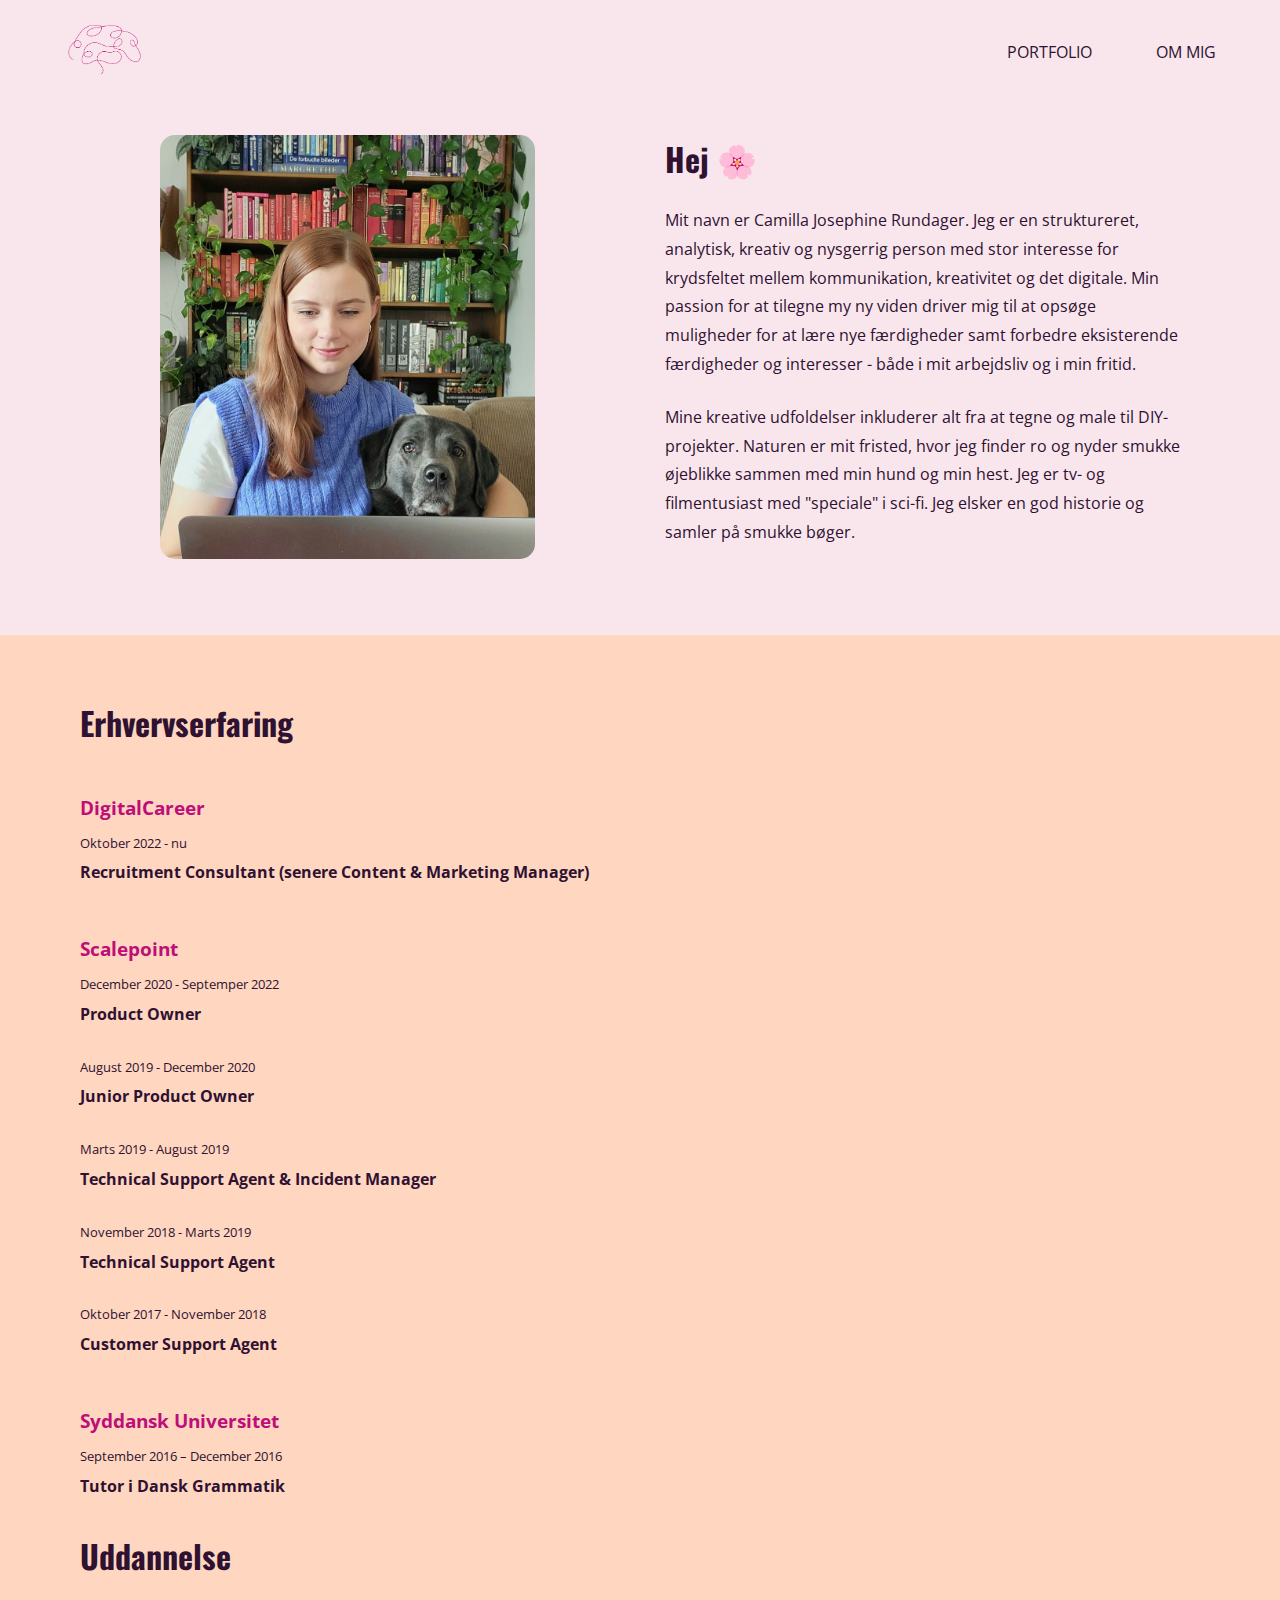
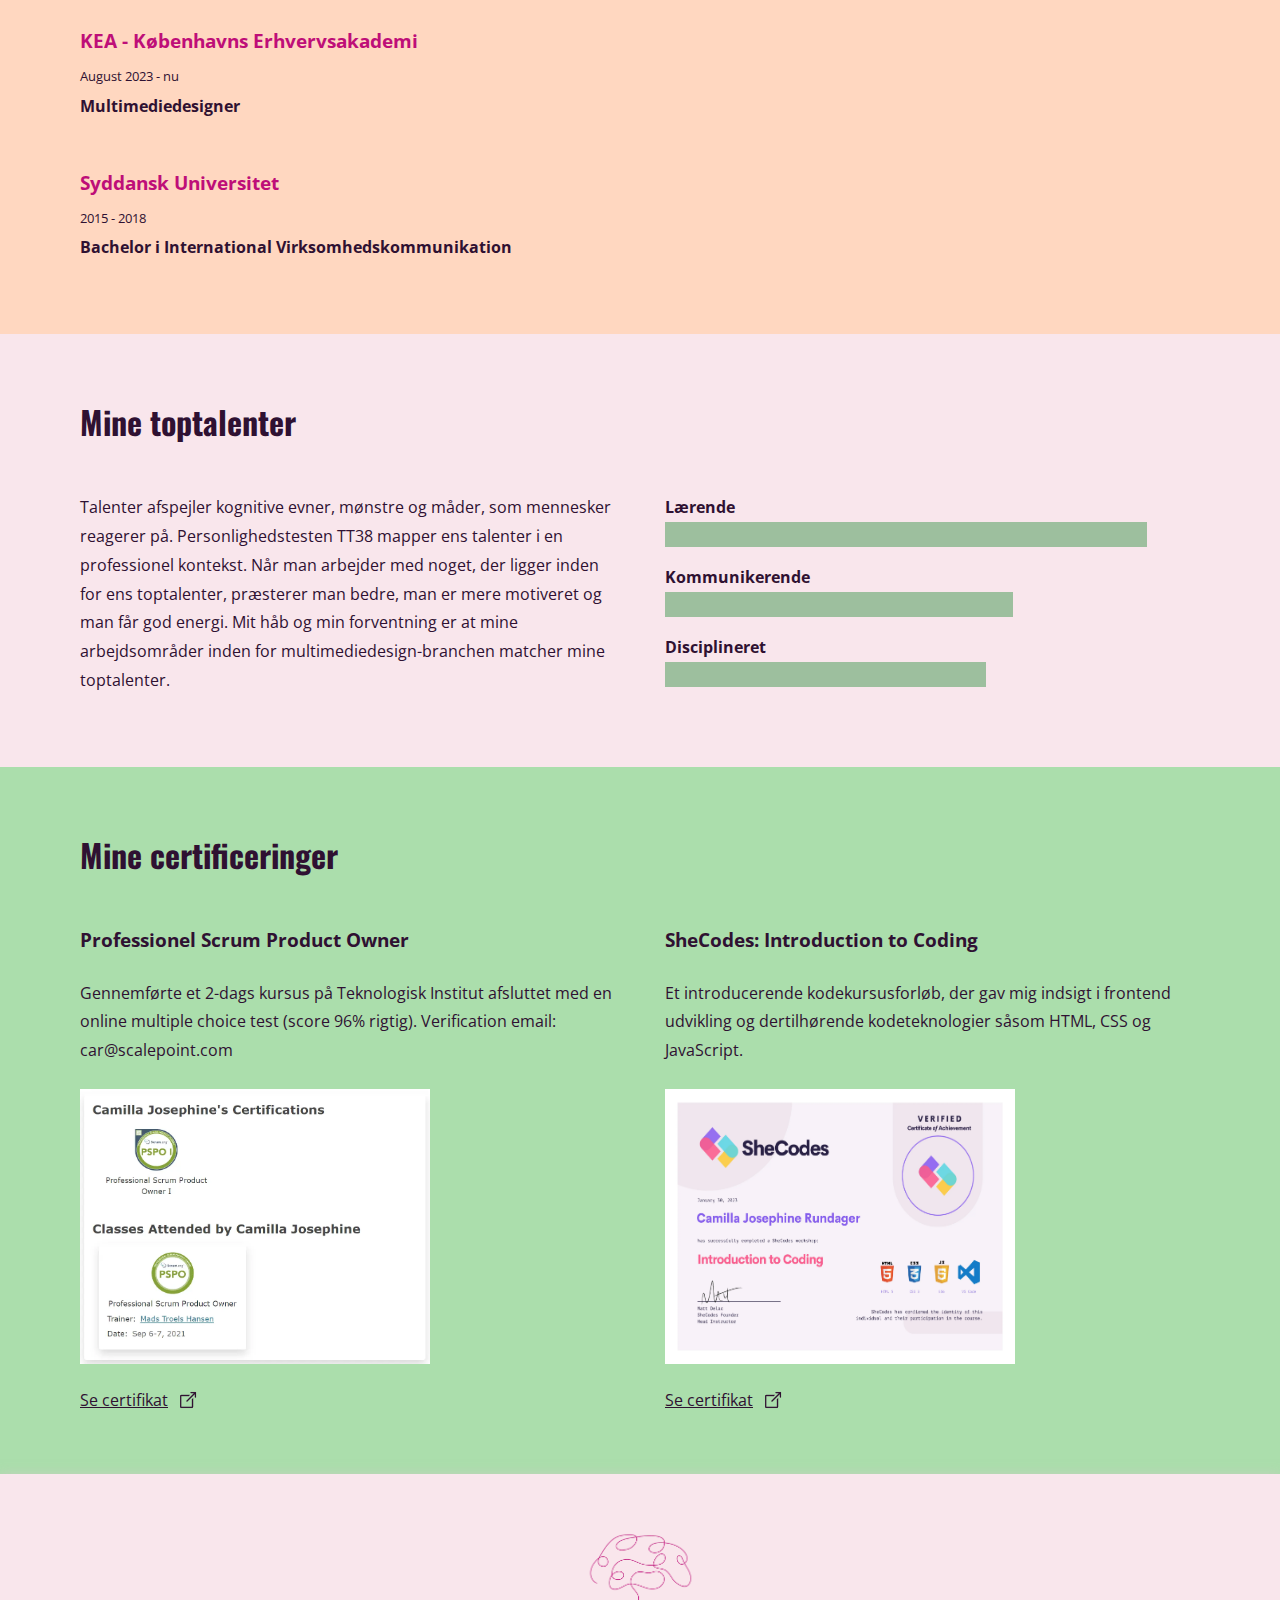
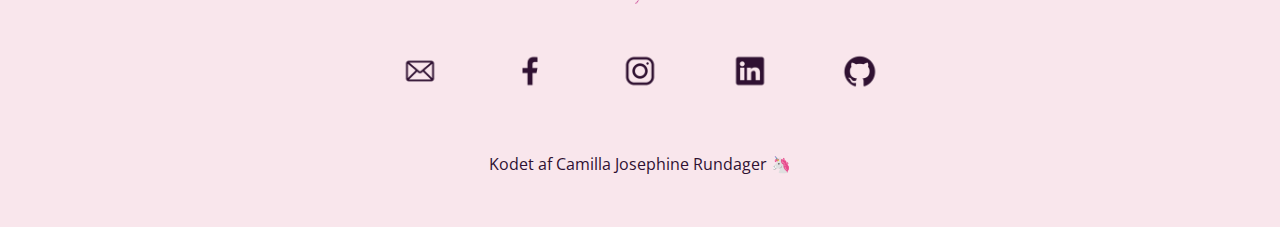
<file: om_mig.html>
<!DOCTYPE html>
<html lang="da">

<head>
    <meta charset="UTF-8">
    <meta name="viewport" content="width=device-width, initial-scale=1.0">
    <title>Camilla Josephine Rundager | Portfolio</title>
    <link rel="stylesheet" href="style.css">
    <link href="https://fonts.googleapis.com/css2?family=Open+Sans:ital,wght@0,300;0,400;0,700;1,400;1,700&display=swap"
        rel="stylesheet">
    <link href="https://fonts.googleapis.com/css2?family=Oswald:wght@300;400;700&display=swap" rel="stylesheet">

    <link rel="apple-touch-icon" sizes="180x180" href="06_favicon/apple-touch-icon.png">
    <link rel="icon" type="image/png" sizes="32x32" href="06_favicon/favicon-32x32.png">
    <link rel="icon" type="image/png" sizes="16x16" href="06_favicon/favicon-16x16.png">
    <link rel="manifest" href="06_favicon/site.webmanifest">

    <meta name="robots" content="noindex">
</head>

<body>

    <header>
        <nav>
            <div class="menu">
                <div class="logo">
                    <a href="index.html"><img class="logo" src="grafik/logo.webp" alt=""></a>
                </div>
                <ul>

                    <li class="dropdown">
                        <a href="portfolio.html" class="dropdown_knap">Portfolio</a>
                        <div class="dropdown_indhold">
                            <a href="02_web.html">Tema 2</a>
                            <a href="03_ux.html">Tema 3</a>
                            <a href="04_animation.html">Tema 4</a>
                            <a href="05_indhold.html">Tema 5</a>
                        </div>
                    </li>
                    <li><a href="om_mig.html">Om mig</a></li>
                </ul>
            </div>
        </nav>
    </header>

    <main>
        <div class="mig_container">
            <div class="grid_2">
                <div>
                    <img class="mig_foto" src="grafik/om_mig.webp" alt="woman and dog">
                </div>
                <div class="mig_tekst">
                    <h2 class="hej">Hej 🌸</h2>
                    <p>Mit navn er Camilla Josephine Rundager. Jeg er en struktureret, analytisk, kreativ og nysgerrig
                        person med stor
                        interesse for krydsfeltet mellem kommunikation, kreativitet og det digitale. Min passion for at
                        tilegne my ny viden driver mig til at opsøge muligheder for at lære nye færdigheder samt
                        forbedre eksisterende færdigheder og interesser - både i
                        mit arbejdsliv og i min fritid.
                    </p>
                    <p>
                        Mine kreative udfoldelser inkluderer alt fra at tegne og male til DIY-projekter. Naturen er mit
                        fristed, hvor jeg finder ro og nyder smukke øjeblikke sammen med min hund og min hest. Jeg er
                        tv- og filmentusiast med "speciale" i sci-fi. Jeg elsker
                        en god historie og samler på smukke bøger.
                    </p>
                </div>
            </div>
        </div>

        <div class="cv_container">
            <div class="farve_sektion2">
                <h2 class="overskrift">Erhvervserfaring</h2>
                <div class="cv_tekst">
                    <h3>DigitalCareer</h3>
                    <p>Oktober 2022 - nu</p>
                    <h4 class="cv_slut">Recruitment Consultant (senere Content & Marketing Manager)</h4>
                </div>
                <div class="cv_tekst">
                    <h3>Scalepoint</h3>
                    <p>December 2020 - Septemper 2022</p>
                    <h4>Product Owner</h4>
                    <br>
                    <p>August 2019 - December 2020</p>
                    <h4>Junior Product Owner</h4>
                    <br>
                    <p>Marts 2019 - August 2019</p>
                    <h4>Technical Support Agent & Incident Manager</h4>
                    <br>
                    <p>November 2018 - Marts 2019</p>
                    <h4>Technical Support Agent</h4>
                    <br>
                    <p>Oktober 2017 - November 2018</p>
                    <h4>Customer Support Agent</h4>
                    <br>
                </div>

                <div class="cv_tekst">
                    <h3>Syddansk Universitet</h3>
                    <p>September 2016 – December 2016</p>
                    <h4>Tutor i Dansk Grammatik</h4>
                </div>

                <h2 class="overskrift">Uddannelse</h2>
                <div class="cv_tekst">
                    <h3>KEA - Københavns Erhvervsakademi</h3>
                    <p>August 2023 - nu</p>
                    <h4 class="cv_slut">Multimediedesigner</h4>
                </div>
                <div class="cv_tekst">
                    <h3>Syddansk Universitet</h3>
                    <p>2015 - 2018</p>
                    <h4>Bachelor i International Virksomhedskommunikation</h4>
                </div>
            </div>
        </div>

        <div class="farve_sektion">
            <h2 class="overskrift">Mine toptalenter</h2>
            <div class="grid_2">
                <div>
                    <p>Talenter afspejler kognitive evner, mønstre og måder, som mennesker reagerer på.
                        Personlighedstesten
                        TT38
                        mapper ens talenter i en professionel kontekst. Når man arbejder med noget, der ligger inden for
                        ens
                        toptalenter, præsterer man bedre, man er mere motiveret og man får god energi. Mit håb og min
                        forventning er at mine arbejdsområder inden for multimediedesign-branchen matcher mine
                        toptalenter.
                    </p>
                </div>
                <div>
                    <div>
                        <p class="toptalenter">Lærende</p>
                        <div class="talent_bar1"></div>
                    </div>
                    <div>
                        <p class="toptalenter">Kommunikerende</p>
                        <div class="talent_bar2"></div>
                    </div>
                    <div>
                        <p class="toptalenter">Disciplineret</p>
                        <div class="talent_bar3"></div>
                    </div>
                </div>
            </div>
        </div>

        <div class="certificeringer_container">
            <div class="farve_sektion">
                <h2 class="overskrift">Mine certificeringer</h2>
                <div class="grid_2">
                    <div>
                        <h3>Professionel Scrum Product Owner</h3>
                        <p>Gennemførte et 2-dags kursus på Teknologisk Institut afsluttet med en online multiple choice
                            test (score
                            96%
                            rigtig). Verification email: car@scalepoint.com
                        </p>
                        <a href="https://www.scrum.org/certificates/701266" target="_blank"><img class="certifikat_img"
                                src="grafik/pspo.webp" alt="PSPO certificate"></a>
                        <a href="https://www.scrum.org/certificates/701266" target="_blank" class="se_projekt">
                            <p class="certifikat_link">Se certifikat</p><img class="external_link certifikat"
                                src="grafik/externallink.webp" alt="arrow">
                        </a>
                    </div>

                    <div class="shecodes">
                        <h3>SheCodes: Introduction to Coding</h3>
                        <p>Et introducerende kodekursusforløb, der gav mig indsigt i frontend
                            udvikling og
                            dertilhørende kodeteknologier såsom HTML, CSS og JavaScript.</p>
                        <a href="https://www.shecodes.io/certificates/eb2e266b6b9dc6c00fd6eb5f7a02fed1"
                            target="_blank"><img class="certifikat_img" src="grafik/shecodes.webp"
                                alt="SheCodes certificate"></a>
                        <a href="https://www.shecodes.io/certificates/eb2e266b6b9dc6c00fd6eb5f7a02fed1" target="_blank"
                            class="se_projekt">
                            <p class="certifikat_link">Se certifikat</p><img class="external_link certifikat"
                                src="grafik/externallink.webp" alt="arrow">
                        </a>
                    </div>
                </div>
            </div>
        </div>
    </main>

    <footer>
        <img class="footer_logo" src="grafik/logo.webp" alt="logo">
        <div class="footer">
            <a href="mailto:caru0001@stud.kea.dk"><img src="grafik/mail.webp" alt="mail"></a>
            <a href="https://www.facebook.com/camilla.rundager/" target="_blank"><img src="grafik/facebook.webp"
                    alt="facebook"></a>
            <a href="https://www.instagram.com/c_rundager/" target="_blank"><img src="grafik/instagram.webp"
                    alt="instagram"></a>
            <a href="https://www.linkedin.com/in/camillarundager" target="_blank"><img src="grafik/linkedin.webp"
                    alt="linkedin"></a>
            <a href="https://github.com/caru0001" target="_blank"><img src="grafik/github.webp" alt="github"></a>

        </div>
        <p class="kodet_af">Kodet af Camilla Josephine Rundager 🦄</p>
    </footer>
</body>

</html>
</file>
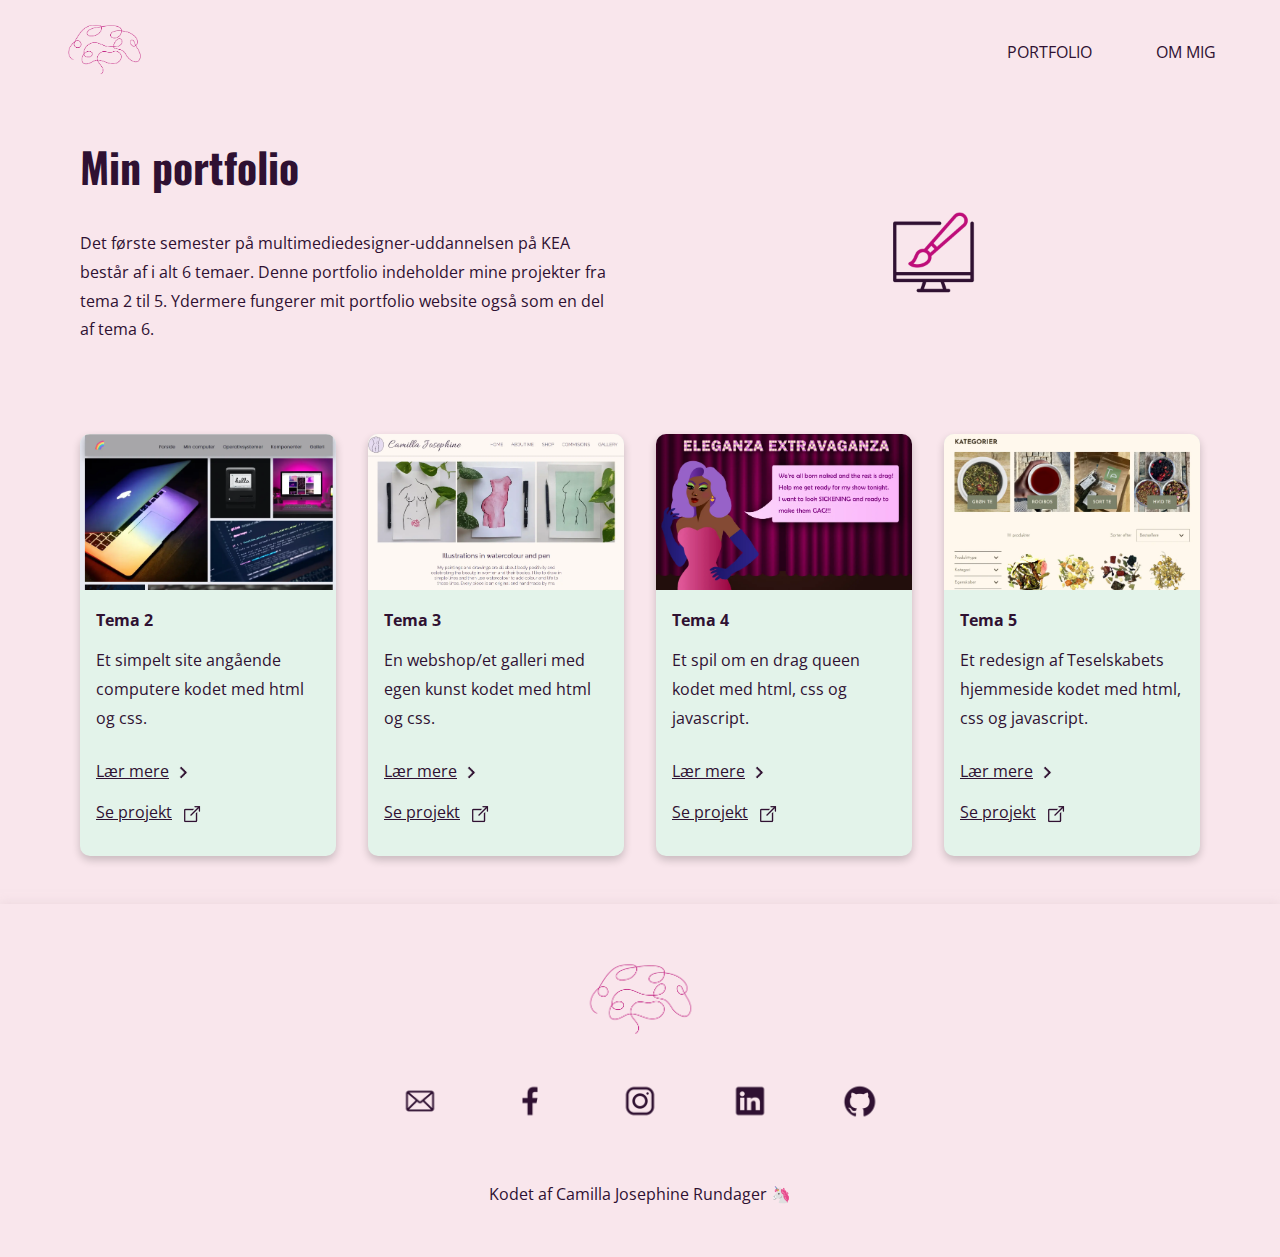
<file: portfolio.html>
<!DOCTYPE html>
<html lang="da">

<head>
    <meta charset="UTF-8">
    <meta name="viewport" content="width=device-width, initial-scale=1.0">
    <title>Camilla Josephine Rundager | Portfolio</title>
    <link rel="stylesheet" href="style.css">
    <link href="https://fonts.googleapis.com/css2?family=Open+Sans:ital,wght@0,300;0,400;0,700;1,400;1,700&display=swap"
        rel="stylesheet">
    <link href="https://fonts.googleapis.com/css2?family=Oswald:wght@300;400;700&display=swap" rel="stylesheet">

    <link rel="apple-touch-icon" sizes="180x180" href="06_favicon/apple-touch-icon.png">
    <link rel="icon" type="image/png" sizes="32x32" href="06_favicon/favicon-32x32.png">
    <link rel="icon" type="image/png" sizes="16x16" href="06_favicon/favicon-16x16.png">
    <link rel="manifest" href="06_favicon/site.webmanifest">

    <meta name="robots" content="noindex">
</head>

<body>

    <header>
        <nav>
            <div class="menu">
                <div class="logo">
                    <a href="index.html"><img class="logo" src="grafik/logo.webp" alt=""></a>
                </div>
                <ul>

                    <li class="dropdown">
                        <a href="portfolio.html" class="dropdown_knap">Portfolio</a>
                        <div class="dropdown_indhold">
                            <a href="02_web.html">Tema 2</a>
                            <a href="03_ux.html">Tema 3</a>
                            <a href="04_animation.html">Tema 4</a>
                            <a href="05_indhold.html">Tema 5</a>
                        </div>
                    </li>
                    <li><a href="om_mig.html">Om mig</a></li>
                </ul>
            </div>
        </nav>
    </header>

    <main>
        <div class="farve_sektion">

            <div class="grid_2 portfolio">
                <div>
                    <h1 class="overskrift3">Min portfolio</h1>
                    <p>Det første semester på multimediedesigner-uddannelsen på KEA består af i alt 6
                        temaer.
                        Denne portfolio indeholder mine projekter fra tema 2 til 5. Ydermere fungerer mit portfolio
                        website
                        også
                        som en del af tema 6.</p>
                </div>
                <div class="portfolio_icon"><img src="grafik/webdesign.webp" alt="web design icon"></div>
            </div>
            <br>

            <div class="projekt_grid">
                <div class="projekt_kasse">
                    <img src="grafik/tema-2.webp" alt="Tema 2">
                    <div class="kasse_tekst">
                        <p class="tema">Tema 2</p>
                        <p>Et simpelt site angående computere kodet med html og css.</p>
                        <a href="02_web.html" class="se_projekt">
                            <p class="projekt_link">Lær mere</p> <img class="arrow_right" src="grafik/arrowright.webp"
                                alt="arrow">
                        </a>
                        <a href="https://camillacodes.dk/kea/02_web/01_website/website/index.html" target="_blank"
                            class="se_projekt2">
                            <p class="projekt_link">Se projekt</p> <img class="external_link"
                                src="grafik/externallink.webp" alt="arrow">
                        </a>
                    </div>
                </div>
                <div class="projekt_kasse">
                    <img src="grafik/tema-3.webp" alt="Tema 3">
                    <div class="kasse_tekst">
                        <p class="tema">Tema 3</p>
                        <p>En webshop/et galleri med egen kunst kodet med html og css.</p>
                        <a href="03_ux.html" class="se_projekt">
                            <p class="projekt_link">Lær mere</p> <img class="arrow_right" src="grafik/arrowright.webp"
                                alt="arrow">
                        </a>
                        <a href="https://camillacodes.dk/kea/03_ux/03_kodet_site/index.html" target="_blank"
                            class="se_projekt2">
                            <p class="projekt_link">Se projekt</p><img class="external_link"
                                src="grafik/externallink.webp" alt="arrow">
                        </a>
                    </div>
                </div>
                <div class="projekt_kasse">
                    <img src="grafik/tema-4.webp" alt="Tema 4">
                    <div class="kasse_tekst">
                        <p class="tema">Tema 4</p>
                        <p>Et spil om en drag queen kodet med html, css og javascript.</p>
                        <a href="04_animation.html" class="se_projekt">
                            <p class="projekt_link">Lær mere</p> <img class="arrow_right" src="grafik/arrowright.webp"
                                alt="arrow">
                        </a>
                        <a href="https://camillacodes.dk/kea/04_animation/website/index.html" target="_blank"
                            class="se_projekt2">
                            <p class="projekt_link">Se projekt</p><img class="external_link"
                                src="grafik/externallink.webp" alt="arrow">
                        </a>
                    </div>
                </div>
                <div class="projekt_kasse">
                    <img src="grafik/tema-5.webp" alt="Tema 5">
                    <div class="kasse_tekst">
                        <p class="tema">Tema 5</p>
                        <p>Et redesign af Teselskabets hjemmeside kodet med html, css og javascript.</p>
                        <a href="05_indhold.html" class="se_projekt">
                            <p class="projekt_link">Lær mere</p> <img class="arrow_right" src="grafik/arrowright.webp"
                                alt="arrow">
                        </a>
                        <a href="https://resilient-lokum-3c0695.netlify.app/" target="_blank" class="se_projekt2">
                            <p class="projekt_link">Se projekt</p><img class="external_link"
                                src="grafik/externallink.webp" alt="arrow">
                        </a>
                    </div>
                </div>
            </div>
        </div>

    </main>

    <footer>
        <img class="footer_logo" src="grafik/logo.webp" alt="logo">
        <div class="footer">
            <a href="mailto:caru0001@stud.kea.dk"><img src="grafik/mail.webp" alt="mail"></a>
            <a href="https://www.facebook.com/camilla.rundager/" target="_blank"><img src="grafik/facebook.webp"
                    alt="facebook"></a>
            <a href="https://www.instagram.com/c_rundager/" target="_blank"><img src="grafik/instagram.webp"
                    alt="instagram"></a>
            <a href="https://www.linkedin.com/in/camillarundager" target="_blank"><img src="grafik/linkedin.webp"
                    alt="linkedin"></a>
            <a href="https://github.com/caru0001" target="_blank"><img src="grafik/github.webp" alt="github"></a>

        </div>
        <p class="kodet_af">Kodet af Camilla Josephine Rundager 🦄</p>
    </footer>
</body>

</html>
</file>
<file: style.css>
* {
  margin: 0;
  padding: 0;
  box-sizing: border-box;
}

body {
  background-color: #f9e6ec;
  color: #2f1132;
}

h1,
h2 {
  font-family: "Oswald", sans-serif;
  margin-bottom: 1.5rem;
}

h3,
h4,
p {
  font-family: "Open Sans", sans-serif;
  margin-bottom: 1.5rem;
  line-height: 1.8rem;
}

h1 {
  font-size: 2.6rem;
}

h2 {
  font-size: 2rem;
}

a {
  text-decoration: none;
}

/* -------------- Menu start ----------------- */

.menu {
  display: flex;
  justify-content: space-between;
  align-items: center;
  padding: 1rem;
}

.logo a {
  margin: 0 3rem;
  text-decoration: none;
}

.logo a:hover {
  text-decoration: none;
}

.logo img {
  width: 5rem;
}

ul {
  list-style-type: none;
  gap: 4rem;
  margin: 0 3rem;
  padding: 0;
  display: flex;
}

ul li a {
  text-decoration: none;
  color: #2f1132;
  font-family: "Open Sans", sans-serif;
  text-transform: uppercase;
  font-size: 1rem;
}

ul li a:hover {
  color: #be0e78;
}

/* Følgende dropdown er lavet ved hjælp af chatGPT */

.dropdown {
  position: relative;
}

.dropdown_knap {
  display: inline-block;
  text-decoration: none;
  color: #2f1132;
}

.dropdown_indhold {
  display: none;
  position: absolute;
  background-color: #fff6fb;
  box-shadow: 0px 8px 16px 0px rgba(0, 0, 0, 0.2);
  min-width: 160px;
  z-index: 1;
}

.dropdown:hover .dropdown_indhold {
  display: block;
}

.dropdown_indhold a {
  color: #2f1132;
  padding: 12px 16px;
  text-decoration: none;
  display: block;
  text-transform: capitalize;
}

.dropdown_indhold a:hover {
  background-color: #f6ebf1;
}

/* -------------- Menu slut ----------------- */

/* -------------- Forside intro start ----------------- */

.intro {
  margin: 0 3rem;
  padding: 2rem;
  text-align: center;
  margin-bottom: 2rem;
}

.velkommen {
  margin-bottom: 2.5rem;
}

.vinker {
  display: inline;
}

#hand {
  display: inline-block;
}

.vink {
  animation-name: vink;
  animation-duration: 1.5s;
  animation-iteration-count: 1;
  animation-timing-function: ease-in-out;
}

@keyframes vink {
  0% {
    transform: rotate(0deg);
  }
  20% {
    transform: rotate(15deg);
  }
  40% {
    transform: rotate(-15deg);
  }
  60% {
    transform: rotate(10deg);
  }
  80% {
    transform: rotate(-10deg);
  }
  100% {
    transform: rotate(0deg);
  }
}

.portrait {
  border-radius: 50%;
  width: 200px;
  transition: transform 0.8s ease;
  margin-bottom: 2.5rem;
}

.portrait:hover {
  transform: scaleX(-1);
}

.powerkvinde {
  color: #be0e78;
}

.titel {
  margin-bottom: 1rem;
}

.slut_p {
  font-style: italic;
  margin-bottom: 0rem;
}

/* -------------- Forside intro slut ----------------- */

/* -------------- (Forside) Lidt om mig start ----------------- */

.lidt_container {
  background-color: #d4dcff;
}

.farve_sektion {
  margin: 0 3rem;
  padding: 2rem;
  padding-bottom: 3rem;
}

.grid_3 {
  gap: 1.5rem;
}

.om_img {
  width: 100px;
  display: block;
  margin: 0 auto;
}

.lilla_knap {
  background-color: #d4dcff;
  display: inline-block;
  margin: 0 auto;
  margin-top: 1.5rem;
  border: 2px solid #2f1132;
  border-radius: 20px;
  color: #2f1132;
  cursor: pointer;
  font-family: "Open Sans", sans-serif;
  font-size: 1rem;
  line-height: 15px;
  padding: 15px 40px;
  transition: all 300ms ease;
}

.lilla_knap:hover {
  color: #d4dcff;
  background-color: #2f1132;
  border: 2px solid #2f1132;
}

/* -------------- (Forside) Lidt om mig slut ----------------- */

/* -------------- Mine projekter start ----------------- */

.projekter_container {
  background-color: #c7efcf;
}

.overskrift {
  margin-top: 2rem;
  margin-bottom: 3rem;
}

.projekt_grid {
  display: grid;
  grid-template-columns: 1fr;
  gap: 2rem;
  align-content: start;
}

.projekt_kasse {
  display: flex;
  flex-direction: column;
  align-items: stretch;
  box-shadow: 0 4px 8px rgba(0, 0, 0, 0.2);
  background-color: #e3f3ea;
  border-radius: 10px;
  overflow: hidden;
  position: relative;
}

.projekt_kasse img {
  width: 100%;
  height: 100%;
  object-fit: cover;
}

.projekt_kasse:hover {
  transform: scale(1.1);
  transition: transform 0.4s ease;
}

.kasse_tekst {
  margin: 1rem;
}

.kasse_tekst a {
  text-decoration: underline;
  color: #2f1132;
}

.tema {
  font-weight: 700;
  margin-bottom: 0.7rem;
}

.se_projekt {
  display: flex;
  align-items: center;
  margin-top: 1rem;
}

.kasse_tekst a .arrow_right {
  width: 1.8rem;
  margin-bottom: 0.3rem;
}

.projekt_link {
  margin-bottom: 0.5rem;
}

.knap_container {
  text-align: center;
}

.green_knap {
  background-color: #c7efcf;
  display: inline-block;
  margin: 0 auto;
  margin-top: 3rem;
  border: 2px solid #2f1132;
  border-radius: 20px;
  color: #2f1132;
  cursor: pointer;
  font-family: "Open Sans", sans-serif;
  font-size: 1rem;
  line-height: 15px;
  padding: 15px 40px;
  transition: all 300ms ease;
}

.green_knap:hover {
  color: #c7efcf;
  background-color: #2f1132;
  border: 2px solid #2f1132;
}

/* -------------- Mine projekter slut ----------------- */

/* -------------- Min portfolio start ----------------- */

.overskrift3 {
  margin-top: 0rem;
  margin-bottom: 2rem;
}

.portfolio {
  margin-bottom: 3rem;
}

.portfolio_icon {
  display: flex;
  margin: 0 auto;
  align-items: center;
  justify-content: center;
}

.portfolio_icon img {
  width: 100px;
}

.se_projekt2 {
  display: flex;
  align-items: center;
  margin-top: 0rem;
}

.kasse_tekst a .external_link {
  width: 2.5rem;
  margin-bottom: 0.4rem;
}

/* -------------- Min portfolio slut ----------------- */

/* -------------- 02_web start ----------------- */

.list_items {
  display: block;
  margin: 0;
  font-family: "Open Sans", sans-serif;
  line-height: 2rem;
  list-style-type: disc;
}

.overskrift2 {
  margin-top: 0rem;
  margin-bottom: 3rem;
}

.kompetencer {
  background-color: #ffd7c0;
}

.projekt_kasse2 {
  display: flex;
  flex-direction: column;
  align-items: stretch;
  box-shadow: 0 4px 8px rgba(0, 0, 0, 0.2);
  background-color: #f4dde4;
  border-radius: 10px;
  overflow: hidden;
  position: relative;
  width: 350px;
}

.opg_img {
  height: 230px;
  width: auto;
  object-fit: cover;
}

/* -------------- 02_web slut ----------------- */

/* -------------- 03_ux start ----------------- */

.opg_grid {
  display: grid;
  gap: 30px;
}

/* -------------- 03_ux slut ----------------- */

/* -------------- Om mig start ----------------- */

.hej {
  margin-top: 2rem;
}

.mig_container {
  margin: 0 3rem;
  padding: 2rem;
  margin-bottom: 2rem;
}

.mig_tekst {
  max-width: 65ch;
}

.mig_foto {
  width: 375px;
  border-radius: 15px;
  display: block;
  margin-left: auto;
  margin-right: auto;
}

.cv_container {
  background-color: #ffd7c0;
}

.cv_tekst {
  margin-bottom: 1.5rem;
}

.cv_tekst h3 {
  color: #be0e78;
}

.cv_slut {
  margin-bottom: 3rem;
}

.farve_sektion2 {
  margin: 0 3rem;
  padding: 2rem;
  padding-bottom: 3rem;
}

.farve_sektion2 h3,
h4 {
  margin-bottom: 6px;
}

.farve_sektion2 p {
  font-size: 0.8rem;
  margin-bottom: 1px;
}

.talent_bar1 {
  width: 90%;
  height: 25px;
  background-color: #9dbf9e;
  margin-bottom: 1rem;
}

.talent_bar2 {
  width: 65%;
  height: 25px;
  background-color: #9dbf9e;
  margin-bottom: 1rem;
}

.talent_bar3 {
  width: 60%;
  height: 25px;
  background-color: #9dbf9e;
  margin-bottom: 1rem;
}

.toptalenter {
  margin-bottom: 0;
  font-weight: 700;
}

.certificeringer_container {
  background-color: #abdeac;
}

.certifikat {
  width: 2.5rem;
  height: 100%;
  object-fit: cover;
  margin-bottom: 0.4rem;
}

.certifikat_link {
  text-decoration: underline;
  color: #2f1132;
  margin-bottom: 0.4rem;
}

.certifikat_img {
  width: 350px;
  height: 275px;
  display: block;
}

/* -------------- Om mig slut ----------------- */

/* -------------- Footer start ----------------- */

footer {
  padding: 3rem 0 2rem 0;
  text-align: center;
  box-shadow: 0 0 10px rgba(219, 197, 204, 0.5);
}

.footer_logo {
  width: 7rem;
  margin-bottom: 1rem;
}

.footer {
  display: flex;
  gap: 5px;
  justify-content: center;
  transition: opacity 0.3s ease;
}

.footer img {
  width: 70px;
}

.footer img:hover {
  opacity: 0.6;
}

.kodet_af {
  margin: 0 auto;
  margin-top: 2.5rem;
  margin-bottom: 1rem;
  text-align: center;
}

/* -------------- Footer slut ----------------- */

@media (min-width: 1000px) {
  /* -------------- (Forside) Lidt om mig start ----------------- */
  .grid_3 {
    display: grid;
    grid-template-columns: repeat(3, 1fr);
    gap: 1.5rem;
  }
  /* -------------- (Forside) Lidt om mig slut ----------------- */

  /* -------------- Mine projekter start ----------------- */
  .projekt_grid {
    display: grid;
    grid-template-columns: repeat(3, 1fr);
    gap: 2rem;
    align-content: start;
  }
  /* -------------- Mine projekter slut ----------------- */
  .grid_2 {
    display: grid;
    grid-template-columns: 1fr 1fr;
    gap: 50px;
  }

  /* -------------- 03_ux start ----------------- */
  .opg_grid {
    display: flex;
    gap: 30px;
  }
  /* -------------- 03_ux slut ----------------- */
  .footer {
    display: flex;
    gap: 40px;
    justify-content: center;
    transition: opacity 0.3s ease;
  }
  .hej {
    margin-top: 0;
  }
}

@media (min-width: 700px) and (max-width: 999px) {
  /* -------------- (Forside) Lidt om mig start ----------------- */
  .grid_3 {
    display: grid;
    grid-template-columns: 1fr 1fr;
    gap: 1.5rem;
  }
  /* -------------- (Forside) Lidt om mig slut ----------------- */
  /* -------------- Mine projekter start ----------------- */
  .projekt_grid {
    display: grid;
    grid-template-columns: repeat(2, 1fr);
    gap: 2rem;
    align-content: start;
  }
  /* -------------- Mine projekter slut ----------------- */
  .footer {
    display: flex;
    gap: 40px;
    justify-content: center;
    transition: opacity 0.3s ease;
  }
  .shecodes {
    margin-top: 3.5rem;
  }
}

@media (min-width: 1200px) {
  /* -------------- Mine projekter start ----------------- */
  .projekt_grid {
    display: grid;
    grid-template-columns: repeat(4, 1fr);
    gap: 2rem;
    align-content: start;
  }
  /* -------------- Mine projekter slut ----------------- */
}

@media (max-width: 700px) {
  ul {
    list-style-type: none;
    gap: 2rem;
    margin: 0 3rem;
    padding: 0;
    display: flex;
  }

  .certifikat_img {
    width: 250px;
    height: 175px;
  }

  .mig_foto {
    width: 250px;
  }

  .projekt_kasse2 {
    width: 275px;
  }

  .shecodes {
    margin-top: 3.5rem;
  }
}
</file>
